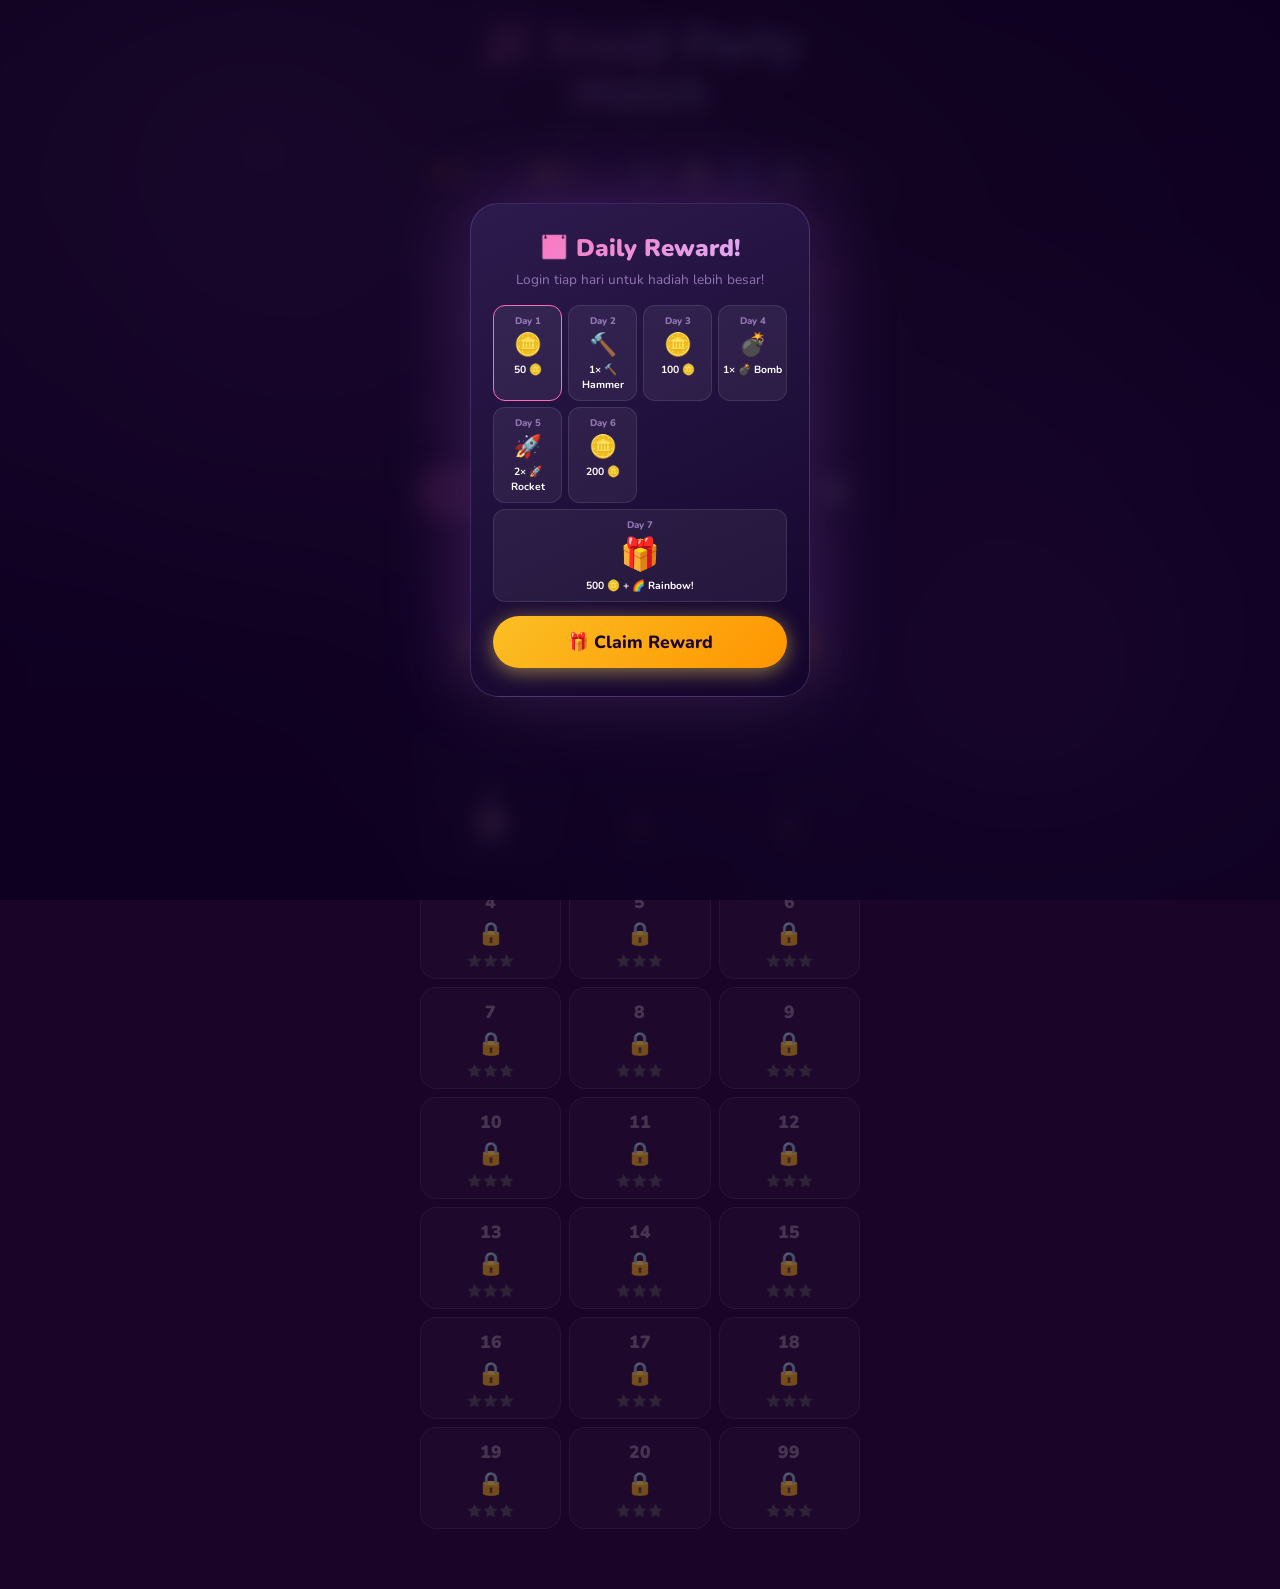
<file: index.html>
<!DOCTYPE html>
<html lang="id">
<head>
  <meta charset="UTF-8">
  <meta name="viewport" content="width=device-width, initial-scale=1.0, maximum-scale=1.0, user-scalable=no">
  <meta name="description" content="Emoji Party Match – Game match-3 hewan imut! Tukar, combo, dan Party Time!">
  <title>Emoji Party Match 🎉</title>
  <link rel="preconnect" href="https://fonts.googleapis.com">
  <link rel="preconnect" href="https://fonts.gstatic.com" crossorigin>
  <link rel="stylesheet" href="css/style.css">
  <link rel="stylesheet" href="css/game.css">
  <style>
    html, body.scrollable { overflow-y: auto !important; height: auto !important; touch-action: auto !important; }
    #index-screen   { padding-bottom: 60px; }
  </style>
</head>
<body class="scrollable">
  <div class="bg-gradient"></div>
  <div class="bg-sparkles"></div>

  <!-- ═══════════ INDEX SCREEN ═══════════ -->
  <div id="index-screen">

    <!-- Header -->
    <div id="index-header">
      <h1 class="game-logo">🎉 Emoji Party Match</h1>
      <p class="game-tagline">Match · Combo · Party!</p>
    </div>

    <!-- Top bar: lives + coins + buttons -->
    <div id="top-bar">
      <!-- Lives Badge -->
      <div class="coins-display has-tooltip" style="padding: 5px 10px;">
        <span class="icon">❤️</span>
        <span class="amount" id="lives-amount">5</span>
        <div class="tooltip" id="lives-regen-tooltip">Regen: Full</div>
      </div>

      <div class="coins-display">
        <span class="icon">🪙</span>
        <span class="amount" id="coins-amount">0</span>
      </div>
      <div style="display:flex;gap:6px">
        <button class="btn-icon" id="sound-btn" aria-label="Toggle Sound">🔊</button>
        <button class="btn-icon" id="quest-open-btn" aria-label="Quests" style="font-size:1.1rem">📜</button>
        <button class="btn-icon" id="profile-open-btn" aria-label="Profile" style="font-size:1.1rem">👤</button>
        <a href="shop.html?v=3" class="btn-icon" style="text-decoration:none;font-size:1.1rem;display:flex;align-items:center;justify-content:center" aria-label="Shop">🛍️</a>
        <button class="btn-icon" id="howto-open-btn" aria-label="How to Play">❓</button>
      </div>
    </div>

    <!-- Hero Banner -->
    <div class="hero-banner">
      <div class="hero-emojis">
        <span class="hero-emoji" style="animation-delay:0s">🐱</span>
        <span class="hero-emoji" style="animation-delay:0.15s">🐰</span>
        <span class="hero-emoji" style="animation-delay:0.3s">🎉</span>
        <span class="hero-emoji" style="animation-delay:0.45s">🐹</span>
        <span class="hero-emoji" style="animation-delay:0.6s">🦊</span>
        <span class="hero-emoji" style="animation-delay:0.75s">🐼</span>
        <span class="hero-emoji" style="animation-delay:0.9s">🐸</span>
      </div>
      <p class="hero-desc">
        Tukar hewan imut, buat combo beruntun, dan masuki mode
        <strong style="color:var(--pink)">PARTY TIME</strong>!<br>
        Gunakan 🚀 Rocket, 💣 Bomb, dan 🌈 Rainbow untuk skor terbaik!
      </p>
      <div class="feature-pills">
        <span class="feature-pill">⚡ Combo System</span>
        <span class="feature-pill">🎉 Party Time</span>
        <span class="feature-pill">💣 Special Items</span>
        <span class="feature-pill">👿 Obstacles</span>
        <span class="feature-pill">⭐ Star Rating</span>
      </div>
    </div>

    <!-- Stats -->
    <div class="stats-strip">
      <div class="stat-card glass-card">
        <span class="stat-label">Level</span>
        <span class="stat-value gold" id="stats-level">1</span>
      </div>
      <div class="stat-card glass-card">
        <span class="stat-label">Stars</span>
        <span class="stat-value pink" id="stats-stars">0</span>
      </div>
      <div class="stat-card glass-card">
        <span class="stat-label">Coins</span>
        <span class="stat-value cyan" id="stats-coins">0</span>
      </div>
    </div>

    <!-- Play Now -->
    <div class="play-btn-wrap">
      <button class="btn btn-primary btn-play-all" onclick="window.location.href='game.html?level=1'">
        🎮 Main Sekarang!
      </button>
      <button class="btn btn-icon" style="width:52px;height:52px;font-size:1.3rem" onclick="document.getElementById('howto-overlay').classList.remove('hidden')" aria-label="How to play">
        📖
      </button>
    </div>

    <!-- Weekly Challenge -->
    <div style="margin: 20px; padding: 16px; background: linear-gradient(135deg, rgba(255,110,180,0.2), rgba(192,132,252,0.2)); border: 2px solid rgba(255,110,180,0.4); border-radius: 16px; text-align: center; box-shadow: 0 4px 15px rgba(255,110,180,0.15);">
      <h3 style="margin-bottom: 8px; font-size: 1.2rem; color: #fff;">🌟 Weekly Challenge</h3>
      <p style="font-size: 0.85rem; color: rgba(255,255,255,0.8); margin-bottom: 12px;">Taklukkan Istana Awan dan raih skor tertinggi minggu ini!</p>
      <button class="btn btn-gold w-full" onclick="window.location.href='game.html?level=99'" style="padding: 12px; font-size: 1rem;">
        ⚔️ Mainkan Event
      </button>
    </div>

    <!-- Level Select -->
    <div class="section-divider"></div>
    <div class="section-title">🗺️ Pilih Level</div>
    <div id="level-grid"></div>

  </div><!-- #index-screen -->

  <!-- ═══════════════════════════════════════════════ -->
  <!-- HOW TO PLAY OVERLAY                             -->
  <!-- ═══════════ MODALS ═══════════ -->
  
  <!-- Profile Modal -->
  <div id="profile-modal" class="overlay hidden" role="dialog" aria-modal="true" aria-label="Profil">
    <div class="modal-card" style="max-width:380px;text-align:left;padding:24px 20px">
      <div style="display:flex;justify-content:space-between;align-items:center;margin-bottom:16px">
        <h2 class="modal-title" style="margin:0;font-size:1.3rem">👤 Profil Kamu</h2>
        <button class="btn-icon" id="profile-close-btn" style="width:36px;height:36px;font-size:0.9rem;flex-shrink:0" aria-label="Close">✕</button>
      </div>
      
      <div style="display:flex;align-items:center;gap:16px;margin-bottom:20px">
        <div style="width:70px;height:70px;border-radius:50%;background:#ffde59;display:flex;align-items:center;justify-content:center;font-size:2.5rem;box-shadow:0 4px 10px rgba(255,222,89,0.3)">
          🌸
        </div>
        <div>
          <div style="font-weight:900;font-size:1.4rem;color:white" id="profile-username">Player</div>
          <div style="font-size:0.9rem;color:rgba(255,255,255,0.7)">Match Queen 👑</div>
        </div>
      </div>

      <div style="display:grid;grid-template-columns:1fr 1fr;gap:10px;margin-bottom:20px">
        <div style="background:rgba(255,255,255,0.1);padding:12px;border-radius:12px;text-align:center">
          <div style="font-size:1.5rem;margin-bottom:4px">⭐</div>
          <div style="font-size:1.2rem;font-weight:900" id="profile-total-stars">0</div>
          <div style="font-size:0.75rem;color:rgba(255,255,255,0.6)">Total Bintang</div>
        </div>
        <div style="background:rgba(255,255,255,0.1);padding:12px;border-radius:12px;text-align:center">
          <div style="font-size:1.5rem;margin-bottom:4px">🏆</div>
          <div style="font-size:1.2rem;font-weight:900" id="profile-levels-cleared">0</div>
          <div style="font-size:0.75rem;color:rgba(255,255,255,0.6)">Level Selesai</div>
        </div>
      </div>

      <div class="howto-section-title">🏅 Koleksi Badge</div>
      <div id="profile-badges" style="display:flex;gap:10px;flex-wrap:wrap;margin-top:10px;min-height:60px">
        <!-- Badges rendered here -->
      </div>
    </div>
  </div>

  <!-- Quest Modal -->
  <div id="quest-modal" class="overlay hidden" role="dialog" aria-modal="true" aria-label="Misi Harian">
    <div class="modal-card" style="max-width:380px;text-align:left;padding:24px 20px">
      <div style="display:flex;justify-content:space-between;align-items:center;margin-bottom:16px">
        <h2 class="modal-title" style="margin:0;font-size:1.3rem">📜 Misi Harian</h2>
        <button class="btn-icon" id="quest-close-btn" style="width:36px;height:36px;font-size:0.9rem;flex-shrink:0" aria-label="Close">✕</button>
      </div>
      
      <p style="font-size:0.9rem;color:rgba(255,255,255,0.8);margin-bottom:16px">Selesaikan misi berikut setiap harinya untuk mendapatkan hadiah koin gratis!</p>
      
      <div id="quest-list" style="display:flex;flex-direction:column;gap:12px">
        <!-- Quests rendered here -->
      </div>
    </div>
  </div>

  <!-- ═══════════════════════════════════════════════ -->
  <div id="howto-overlay" class="overlay hidden" role="dialog" aria-modal="true" aria-label="Cara Bermain">
    <div class="modal-card" style="max-width:380px;text-align:left;padding:24px 20px">

      <div style="display:flex;justify-content:space-between;align-items:center;margin-bottom:16px">
        <h2 class="modal-title" style="margin:0;font-size:1.3rem">📖 Cara Bermain</h2>
        <button class="btn-icon" id="howto-close-btn" style="width:36px;height:36px;font-size:0.9rem;flex-shrink:0" aria-label="Close">✕</button>
      </div>

      <!-- SWAP -->
      <div class="howto-section">
        <div class="howto-section-title">👆 Cara Tukar</div>
        <div class="howto-row">
          <span class="howto-icon">🐱</span>
          <div class="howto-text">
            <strong>Tap + Tap</strong>
            <span>Tap satu hewan, lalu tap hewan sebelahnya untuk menukar posisi</span>
          </div>
        </div>
        <div class="howto-row">
          <span class="howto-icon">👆</span>
          <div class="howto-text">
            <strong>Swipe Langsung</strong>
            <span>Swipe / geser hewan ke atas, bawah, kiri, atau kanan</span>
          </div>
        </div>
      </div>

      <div class="howto-divider"></div>

      <!-- MATCH TYPES -->
      <div class="howto-section">
        <div class="howto-section-title">✨ Jenis Match</div>
        <div class="howto-match-grid">
          <div class="howto-match-item">
            <span class="howto-match-emoji">🐱🐱🐱</span>
            <span class="howto-match-result">+30 pts</span>
            <span class="howto-match-name">Match 3</span>
          </div>
          <div class="howto-match-item">
            <span class="howto-match-emoji">🐰🐰🐰🐰</span>
            <span class="howto-match-result">🚀</span>
            <span class="howto-match-name">Match 4 → Rocket</span>
          </div>
          <div class="howto-match-item">
            <span class="howto-match-emoji">🐹🐹🐹🐹🐹</span>
            <span class="howto-match-result">🌈</span>
            <span class="howto-match-name">Match 5 → Rainbow</span>
          </div>
          <div class="howto-match-item" style="grid-column:span 3">
            <span class="howto-match-emoji" style="letter-spacing:0">🦊🦊🦊 / 🦊🦊 (L/T Shape)</span>
            <span class="howto-match-result">💣</span>
            <span class="howto-match-name">L atau T Shape → Bomb</span>
          </div>
        </div>
      </div>

      <div class="howto-divider"></div>

      <!-- SPECIAL ITEMS -->
      <div class="howto-section">
        <div class="howto-section-title">💫 Item Spesial</div>
        <div class="howto-row">
          <span class="howto-icon">🚀</span>
          <div class="howto-text">
            <strong>Rocket (Match 4)</strong>
            <span>Menghapus seluruh 1 baris atau 1 kolom secara otomatis</span>
          </div>
        </div>
        <div class="howto-row">
          <span class="howto-icon">💣</span>
          <div class="howto-text">
            <strong>Bomb (L/T Shape)</strong>
            <span>Menghapus semua hewan di area 3×3 di sekelilingnya</span>
          </div>
        </div>
        <div class="howto-row">
          <span class="howto-icon">🌈</span>
          <div class="howto-text">
            <strong>Rainbow (Match 5)</strong>
            <span>Tukar dengan hewan manapun → hapus SEMUA hewan sejenis itu!</span>
          </div>
        </div>
      </div>

      <div class="howto-divider"></div>

      <!-- PARTY METER -->
      <div class="howto-section">
        <div class="howto-section-title">🎉 Party Meter</div>
        <div class="howto-row">
          <span class="howto-icon">🎊</span>
          <div class="howto-text">
            <strong>Isi Party Meter!</strong>
            <span>Setiap match mengisi meter. Saat 100% → <strong style="color:var(--pink)">PARTY TIME</strong> selama 10 detik! Semua skor ×2 + confetti!</span>
          </div>
        </div>
        <div style="margin-top:8px;background:rgba(255,255,255,0.05);border-radius:var(--radius-md);padding:8px 12px">
          <div style="font-size:0.72rem;color:var(--text-muted);margin-bottom:4px">Isi per match:</div>
          <div style="display:flex;flex-wrap:wrap;gap:6px;font-size:0.72rem;font-weight:700">
            <span style="color:var(--cyan)">Match 3: +5</span>
            <span style="color:var(--gold)">Match 4: +10</span>
            <span style="color:var(--pink)">Match 5: +15</span>
            <span style="color:var(--red)">Bomb: +20</span>
          </div>
        </div>
      </div>

      <div class="howto-divider"></div>

      <!-- COMBO -->
      <div class="howto-section">
        <div class="howto-section-title">⚡ Combo System</div>
        <div class="howto-row">
          <span class="howto-icon">✨</span>
          <div class="howto-text">
            <strong>Chain Combo!</strong>
            <span>Saat hewan jatuh dan otomatis membuat match baru → COMBO! Skor berlipat makin banyak!</span>
          </div>
        </div>
        <div style="display:flex;flex-wrap:wrap;gap:5px;margin-top:6px">
          <span style="background:rgba(255,255,255,0.07);border-radius:99px;padding:3px 10px;font-size:0.7rem;color:var(--gold)">×2 → +20%</span>
          <span style="background:rgba(255,255,255,0.07);border-radius:99px;padding:3px 10px;font-size:0.7rem;color:var(--pink)">×3 → +50%</span>
          <span style="background:rgba(255,255,255,0.07);border-radius:99px;padding:3px 10px;font-size:0.7rem;color:var(--purple-light)">×4 → ×2</span>
          <span style="background:rgba(255,222,89,0.15);border:1px solid rgba(255,222,89,0.3);border-radius:99px;padding:3px 10px;font-size:0.7rem;color:var(--gold)">×5 → 🎉 PARTY!</span>
        </div>
      </div>

      <div class="howto-divider"></div>

      <!-- OBSTACLES -->
      <div class="howto-section">
        <div class="howto-section-title">😤 Rintangan</div>
        <div class="howto-row">
          <span class="howto-icon">👿</span>
          <div class="howto-text">
            <strong>Angry (HP:1)</strong>
            <span>Tidak bisa dipindah. Hancurkan dengan match di sebelahnya</span>
          </div>
        </div>
        <div class="howto-row">
          <span class="howto-icon">😤</span>
          <div class="howto-text">
            <strong>Angry Strong (HP:2)</strong>
            <span>Butuh 2 kali match di sebelahnya untuk hancur</span>
          </div>
        </div>
        <div class="howto-row">
          <span class="howto-icon">😪</span>
          <div class="howto-text">
            <strong>Sleeping</strong>
            <span>Menutupi tile. Hancurkan dengan match di sebelahnya</span>
          </div>
        </div>
        <div class="howto-row">
          <span class="howto-icon">😢</span>
          <div class="howto-text">
            <strong>Crying</strong>
            <span>Setiap 3 giliran menyebar ke tile baru! Segera bersihkan</span>
          </div>
        </div>
      </div>

      <div class="howto-divider"></div>

      <!-- BOOSTERS -->
      <div class="howto-section">
        <div class="howto-section-title">🔧 Booster</div>
        <div style="display:grid;grid-template-columns:1fr 1fr;gap:8px">
          <div style="background:rgba(255,255,255,0.05);border-radius:var(--radius-md);padding:8px;text-align:center">
            <div style="font-size:1.4rem">🔨</div>
            <div style="font-size:0.72rem;font-weight:700;color:white;margin-top:2px">Hammer</div>
            <div style="font-size:0.65rem;color:var(--text-muted)">Hapus 1 tile</div>
          </div>
          <div style="background:rgba(255,255,255,0.05);border-radius:var(--radius-md);padding:8px;text-align:center">
            <div style="font-size:1.4rem">💣</div>
            <div style="font-size:0.72rem;font-weight:700;color:white;margin-top:2px">Bomb</div>
            <div style="font-size:0.65rem;color:var(--text-muted)">Taruh Bomb di board</div>
          </div>
          <div style="background:rgba(255,255,255,0.05);border-radius:var(--radius-md);padding:8px;text-align:center">
            <div style="font-size:1.4rem">🚀</div>
            <div style="font-size:0.72rem;font-weight:700;color:white;margin-top:2px">Rocket</div>
            <div style="font-size:0.65rem;color:var(--text-muted)">Taruh Rocket di board</div>
          </div>
          <div style="background:rgba(255,255,255,0.05);border-radius:var(--radius-md);padding:8px;text-align:center">
            <div style="font-size:1.4rem">🌈</div>
            <div style="font-size:0.72rem;font-weight:700;color:white;margin-top:2px">Rainbow</div>
            <div style="font-size:0.65rem;color:var(--text-muted)">Taruh Rainbow di board</div>
          </div>
        </div>
      </div>

      <div class="howto-divider"></div>

      <!-- STARS -->
      <div class="howto-section" style="margin-bottom:0">
        <div class="howto-section-title">⭐ Sistem Bintang</div>
        <div style="display:flex;gap:10px;flex-wrap:wrap">
          <div style="flex:1;background:rgba(255,255,255,0.05);border-radius:var(--radius-md);padding:10px;text-align:center;min-width:80px">
            <div style="font-size:1rem">⭐⭐⭐</div>
            <div style="font-size:0.7rem;color:var(--gold);font-weight:700">90–100%</div>
          </div>
          <div style="flex:1;background:rgba(255,255,255,0.05);border-radius:var(--radius-md);padding:10px;text-align:center;min-width:80px">
            <div style="font-size:1rem">⭐⭐</div>
            <div style="font-size:0.7rem;color:var(--text-muted);font-weight:700">60–89%</div>
          </div>
          <div style="flex:1;background:rgba(255,255,255,0.05);border-radius:var(--radius-md);padding:10px;text-align:center;min-width:80px">
            <div style="font-size:1rem">⭐</div>
            <div style="font-size:0.7rem;color:var(--text-muted);font-weight:700">30–59%</div>
          </div>
        </div>
      </div>

      <div style="margin-top:20px">
        <button class="btn btn-primary" onclick="document.getElementById('howto-overlay').classList.add('hidden')" style="width:100%;padding:14px">
          🎮 Siap Main!
        </button>
      </div>

    </div><!-- .modal-card -->
  </div><!-- #howto-overlay -->

  <!-- ═══════════════════════════════════════════════ -->
  <!-- DAILY REWARD OVERLAY                            -->
  <!-- ═══════════════════════════════════════════════ -->
  <div id="daily-overlay" class="overlay hidden" role="dialog" aria-modal="true">
    <div class="modal-card">
      <h2 class="modal-title">📅 Daily Reward!</h2>
      <p class="modal-sub">Login tiap hari untuk hadiah lebih besar!</p>
      
      <div id="daily-grid" style="display:grid;grid-template-columns:repeat(4,1fr);gap:6px;margin-bottom:14px">
        <!-- Rendered by JS -->
      </div>
      
      <button class="btn btn-gold w-full" id="btn-claim-daily" style="padding:14px;font-size:1.1rem">
        🎁 Claim Reward
      </button>
    </div>
  </div>

  <!-- ═══════════════════════════════════════════════ -->
  <!-- PROFILE OVERLAY                                 -->
  <!-- ═══════════════════════════════════════════════ -->
  <div id="profile-overlay" class="overlay hidden" role="dialog" aria-modal="true">
    <div class="modal-card" style="max-width:340px;text-align:left;position:relative" id="profile-modal-content">
      <!-- Rendered by JS -->
    </div>
    <button class="btn-icon" id="profile-close-btn" style="position:absolute;top:20px;right:20px;z-index:155">✕</button>
  </div>

  <!-- ═══════════════════════════════════════════════ -->
  <!-- QUESTS OVERLAY                                  -->
  <!-- ═══════════════════════════════════════════════ -->
  <div id="quest-overlay" class="overlay hidden" role="dialog" aria-modal="true">
    <div class="modal-card" style="max-width:360px;text-align:left;position:relative" id="quest-modal-content">
      <!-- Rendered by JS -->
    </div>
    <button class="btn-icon" id="quest-close-btn" style="position:absolute;top:20px;right:20px;z-index:155">✕</button>
  </div>

  <!-- Scripts -->
  <script src="js/bundle_index.js"></script>
  <script>
    // Load save data for stats
    (function() {
      try {
        const save  = JSON.parse(localStorage.getItem('emoji_party_match_save')) || {};
        const stars = Object.values(save.stars || {}).reduce((a,b) => a+b, 0);
        const el    = id => document.getElementById(id);
        const s = el('stats-level');
        const t = el('stats-stars');
        const u = el('stats-coins');
        const ca = el('coins-amount');
        if (s)  s.textContent  = save.level  || 1;
        if (t)  t.textContent  = stars;
        if (u)  u.textContent  = (save.coins || 0).toLocaleString();
        if (ca) ca.textContent = (save.coins || 0).toLocaleString();
      } catch(e) {}
    })();

    // How-to-play close
    document.getElementById('howto-close-btn')?.addEventListener('click', () => {
      document.getElementById('howto-overlay').classList.add('hidden');
    });
    document.getElementById('howto-open-btn')?.addEventListener('click', () => {
      document.getElementById('howto-overlay').classList.remove('hidden');
    });
    // Click outside to close
    document.getElementById('howto-overlay')?.addEventListener('click', (e) => {
      if (e.target.id === 'howto-overlay') document.getElementById('howto-overlay').classList.add('hidden');
    });
  </script>
</body>
</html>
</file>
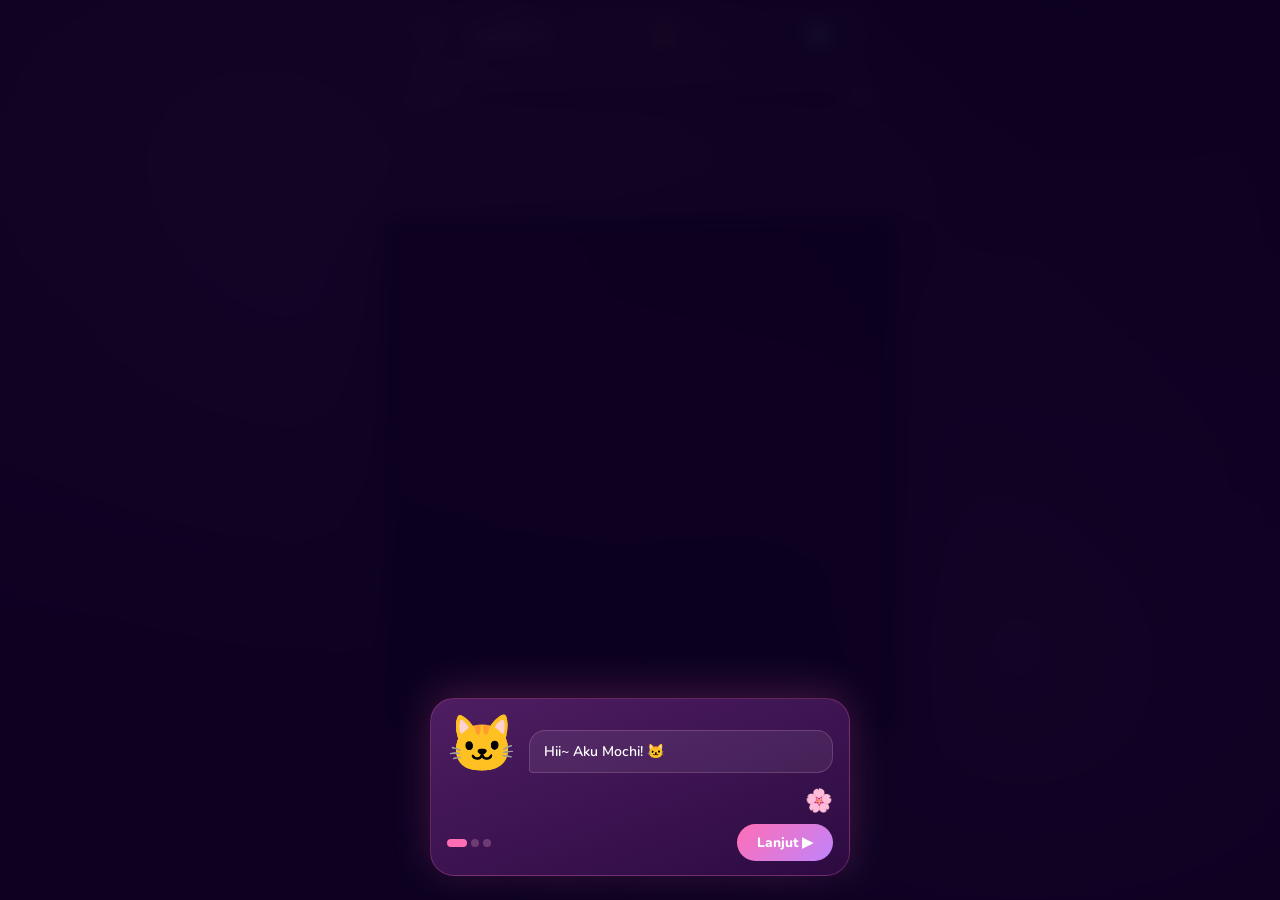
<file: game.html>
<!DOCTYPE html>
<html lang="id">
<head>
  <meta charset="UTF-8">
  <meta name="viewport" content="width=device-width, initial-scale=1.0, maximum-scale=1.0, user-scalable=no">
  <meta name="description" content="Emoji Party Match – Gameplay. Tukar hewan imut, buat combo, raih bintang!">
  <title>Emoji Party Match 🎮</title>
  <link rel="preconnect" href="https://fonts.googleapis.com">
  <link rel="preconnect" href="https://fonts.gstatic.com" crossorigin>
  <link rel="stylesheet" href="css/style.css">
  <link rel="stylesheet" href="css/game.css">
</head>
<body>
  <!-- Background -->
  <div class="bg-gradient"></div>
  <div class="bg-sparkles"></div>

  <!-- Confetti Canvas -->
  <canvas id="confetti-canvas"></canvas>

  <!-- Combo Display -->
  <div id="combo-display"></div>

  <!-- Party Time Overlay -->
  <div id="party-time-overlay">
    <div id="party-banner"></div>
    <div id="party-timer-bar"></div>
  </div>

  <!-- ═══════════ GAME SCREEN ═══════════ -->
  <div id="game-screen">

    <!-- TOP HUD -->
    <div id="top-hud">
      <!-- Row 1: Back + Level + Score + Moves -->
      <div class="hud-row">
        <a href="index.html" class="btn-icon" style="text-decoration:none;font-size:1rem" aria-label="Back">←</a>
        <div class="stat-card" style="min-width:64px">
          <span class="stat-label">Level</span>
          <span class="stat-value pink" id="level-label">1</span>
        </div>
        <div class="stat-card" style="flex:2">
          <span class="stat-label">Score</span>
          <span class="stat-value gold" id="score-val">0</span>
        </div>
        <div class="stat-card">
          <span class="stat-label">Moves</span>
          <span class="stat-value cyan" id="moves-val">15</span>
        </div>
      </div>

      <!-- Row 2: Goal -->
      <div id="goal-display">
        <span class="goal-label">Goal:</span>
      </div>

      <!-- Row 3: Party Meter -->
      <div class="hud-row" id="party-meter-wrap">
        <span class="party-label">🎉 Party</span>
        <div id="party-meter-track">
          <div id="party-meter-fill"></div>
        </div>
        <span id="party-pct">0%</span>
      </div>
    </div>

    <!-- BOARD -->
    <div id="board-wrap">
      <!-- Mascot Mochi — reacts to gameplay -->
      <div id="mascot-container"></div>
      <div id="board-container">
        <div id="board" role="grid" aria-label="Game Board"></div>
      </div>
    </div>

  <!-- ═══════════ NO LIVES OVERLAY ═══════════ -->
  <div id="no-lives-overlay" class="overlay hidden" role="dialog" aria-modal="true">
    <div class="modal-card">
      <span class="modal-emoji">❤️</span>
      <h2 class="modal-title">Nyawa Habis!</h2>
      <p class="modal-sub">Nyawa kamu sudah habis 😢<br>Tunggu regenerasi atau beli dengan koin!</p>
      <div id="lives-regen-timer" style="font-size:1.4rem;font-weight:900;color:#ff6eb4;margin-bottom:10px">30:00</div>
      <div class="modal-buttons">
        <button class="btn btn-gold" id="btn-buy-lives">🪙 Beli 5 Nyawa (100 koin)</button>
        <button class="btn btn-primary" id="btn-wait-lives">⏰ Tunggu Regen</button>
        <button class="btn" style="background:var(--glass-bg);border:1px solid var(--glass-border);color:white;padding:12px 24px" id="btn-quit-lives">🏠 Kembali ke Menu</button>
      </div>
    </div>
  </div>

    <!-- BOTTOM BAR -->
    <div id="bottom-bar">
      <button class="booster-btn has-tooltip" id="booster-hammer" aria-label="Hammer">
        <span class="booster-emoji">🔨</span>
        <span class="booster-label">Hammer</span>
        <span class="booster-count">3</span>
        <div class="tooltip">Hapus 1 tile</div>
      </button>
      <button class="booster-btn has-tooltip" id="booster-bomb" aria-label="Bomb">
        <span class="booster-emoji">💣</span>
        <span class="booster-label">Bomb</span>
        <span class="booster-count">2</span>
        <div class="tooltip">Taruh Bomb</div>
      </button>
      <button class="booster-btn has-tooltip" id="booster-rocket" aria-label="Rocket">
        <span class="booster-emoji">🚀</span>
        <span class="booster-label">Rocket</span>
        <span class="booster-count">2</span>
        <div class="tooltip">Taruh Rocket</div>
      </button>
      <button class="booster-btn has-tooltip" id="booster-rainbow" aria-label="Rainbow">
        <span class="booster-emoji">🌈</span>
        <span class="booster-label">Rainbow</span>
        <span class="booster-count">1</span>
        <div class="tooltip">Taruh Rainbow</div>
      </button>
      <button id="pause-btn" aria-label="Pause">⏸</button>
    </div>

  </div><!-- #game-screen -->

  <!-- ═══════════════════════════════════════════════ -->
  <!-- WIN OVERLAY                                     -->
  <!-- ═══════════════════════════════════════════════ -->
  <div id="win-overlay" class="overlay hidden" role="dialog" aria-modal="true">
    <div class="modal-card" id="win-modal">
      <span class="modal-emoji">🎊</span>
      <h2 class="modal-title">Level Clear!</h2>
      <div class="win-score" id="win-score">0</div>
      <div class="star-row" style="margin-bottom:14px"></div>
      <div class="goal-summary"></div>
      <div class="modal-buttons">
        <button class="btn btn-gold" id="btn-win-next">▶️ Level Berikutnya</button>
        <button class="btn btn-primary" id="btn-win-replay">🔄 Main Lagi</button>
        <button class="btn" style="background:#ff6eb4;color:white;border:none;padding:12px 24px" id="btn-win-share">📤 Pamerkan!</button>
        <button class="btn" style="background:var(--glass-bg);border:1px solid var(--glass-border);color:white;padding:12px 24px" id="btn-win-menu">🏠 Menu</button>
      </div>
    </div>
  </div>

  <!-- ═══════════════════════════════════════════════ -->
  <!-- STORY MODAL                                     -->
  <!-- ═══════════════════════════════════════════════ -->
  <div id="story-overlay" class="overlay hidden" role="dialog" aria-modal="true" style="z-index:9000">
    <div class="modal-card" style="max-width:400px;text-align:left;padding:0;overflow:hidden;border:2px solid #ffde59">
      <div style="background:linear-gradient(135deg,rgba(255,222,89,0.3),rgba(255,110,180,0.3));padding:20px;display:flex;align-items:center;gap:16px">
        <div style="font-size:4rem;animation:bounce-soft 2s infinite" id="story-speaker-emoji">🐱</div>
        <div style="flex:1">
          <div style="font-weight:900;font-size:1.2rem;color:white;margin-bottom:8px" id="story-speaker-name">Mochi</div>
          <div style="font-size:1rem;color:rgba(255,255,255,0.9);line-height:1.4" id="story-text">Selamat datang di taman!</div>
        </div>
      </div>
      <div style="padding:16px;background:rgba(0,0,0,0.5);text-align:right">
        <button class="btn btn-primary" id="btn-story-next" style="padding:10px 24px">Lanjut ▶</button>
      </div>
    </div>
  </div>

  <!-- ═══════════════════════════════════════════════ -->
  <!-- LOSE OVERLAY                                    -->
  <!-- ═══════════════════════════════════════════════ -->
  <div id="lose-overlay" class="overlay hidden" role="dialog" aria-modal="true">
    <div class="modal-card">
      <span class="modal-emoji">😢</span>
      <h2 class="modal-title" style="background:linear-gradient(135deg,#ff6b6b,#ff9500);-webkit-background-clip:text;-webkit-text-fill-color:transparent;background-clip:text">Hampir Berhasil!</h2>
      <div class="win-score" style="color:var(--red);font-size:1.5rem" id="lose-score">0</div>
      <p class="modal-sub">Langkah habis. Semangat coba lagi! 💪</p>
      <div class="goal-summary"></div>
      <div class="modal-buttons">
        <button class="btn btn-primary" id="btn-lose-retry">🔄 Coba Lagi</button>
        <button class="btn" style="background:var(--glass-bg);border:1px solid var(--glass-border);color:white;padding:12px 24px" id="btn-lose-menu">🏠 Menu</button>
      </div>
    </div>
  </div>

  <!-- ═══════════════════════════════════════════════ -->
  <!-- PAUSE OVERLAY                                   -->
  <!-- ═══════════════════════════════════════════════ -->
  <div id="pause-overlay" class="overlay hidden" role="dialog" aria-modal="true">
    <div class="modal-card">
      <span class="modal-emoji">⏸️</span>
      <h2 class="modal-title">Pause</h2>
      <p class="modal-sub">Game dijeda — istirahat dulu!</p>
      <div class="modal-buttons">
        <button class="btn btn-primary" id="btn-resume">▶️ Lanjutkan</button>
        <button class="btn btn-gold" id="sound-toggle" style="padding:12px 24px">🔊 Sound ON</button>
        <button class="btn" style="background:rgba(126,249,255,0.15);border:1px solid rgba(126,249,255,0.3);color:var(--cyan);padding:12px 24px" id="btn-howto-ingame">📖 Cara Bermain</button>
        <button class="btn" style="background:var(--glass-bg);border:1px solid var(--glass-border);color:white;padding:12px 24px" id="btn-restart">🔄 Restart</button>
        <button class="btn" style="background:var(--glass-bg);border:1px solid var(--glass-border);color:white;padding:12px 24px" id="btn-quit">🏠 Menu</button>
      </div>
    </div>
  </div>

  <!-- ═══════════════════════════════════════════════ -->
  <!-- HOW TO PLAY OVERLAY (in-game)                   -->
  <!-- ═══════════════════════════════════════════════ -->
  <div id="howto-overlay" class="overlay hidden" role="dialog" aria-modal="true">
    <div class="modal-card" style="max-width:380px;text-align:left;padding:24px 20px">

      <div style="display:flex;justify-content:space-between;align-items:center;margin-bottom:14px">
        <h2 class="modal-title" style="margin:0;font-size:1.3rem">📖 Cara Bermain</h2>
        <button class="btn-icon" id="howto-close-btn" style="width:36px;height:36px;font-size:0.9rem;flex-shrink:0" aria-label="Close">✕</button>
      </div>

      <!-- SWAP -->
      <div class="howto-section">
        <div class="howto-section-title">👆 Cara Tukar</div>
        <div class="howto-row">
          <span class="howto-icon">🐱</span>
          <div class="howto-text">
            <strong>Tap + Tap</strong>
            <span>Tap satu hewan, lalu tap hewan sebelahnya untuk menukar</span>
          </div>
        </div>
        <div class="howto-row">
          <span class="howto-icon">👆</span>
          <div class="howto-text">
            <strong>Swipe</strong>
            <span>Swipe hewan ke arah yang diinginkan</span>
          </div>
        </div>
      </div>

      <div class="howto-divider"></div>

      <!-- MATCH TYPES -->
      <div class="howto-section">
        <div class="howto-section-title">✨ Jenis Match</div>
        <div class="howto-match-grid">
          <div class="howto-match-item">
            <span class="howto-match-emoji">🐱🐱🐱</span>
            <span class="howto-match-result">+30 pts</span>
            <span class="howto-match-name">Match 3</span>
          </div>
          <div class="howto-match-item">
            <span class="howto-match-emoji">🐰🐰🐰🐰</span>
            <span class="howto-match-result">🚀 Rocket</span>
            <span class="howto-match-name">Match 4</span>
          </div>
          <div class="howto-match-item">
            <span class="howto-match-emoji">🐹🐹🐹🐹🐹</span>
            <span class="howto-match-result">🌈 Rainbow</span>
            <span class="howto-match-name">Match 5</span>
          </div>
          <div class="howto-match-item" style="grid-column:span 3">
            <span class="howto-match-result">💣 Bomb</span>
            <span class="howto-match-name">L Shape atau T Shape</span>
          </div>
        </div>
      </div>

      <div class="howto-divider"></div>

      <!-- SPECIAL ITEMS -->
      <div class="howto-section">
        <div class="howto-section-title">💫 Item Spesial</div>
        <div class="howto-row">
          <span class="howto-icon">🚀</span>
          <div class="howto-text">
            <strong>Rocket</strong>
            <span>Hapus 1 baris atau 1 kolom penuh</span>
          </div>
        </div>
        <div class="howto-row">
          <span class="howto-icon">💣</span>
          <div class="howto-text">
            <strong>Bomb</strong>
            <span>Hapus area 3×3 di sekitarnya</span>
          </div>
        </div>
        <div class="howto-row">
          <span class="howto-icon">🌈</span>
          <div class="howto-text">
            <strong>Rainbow</strong>
            <span>Tukar dengan hewan manapun → hapus SEMUA jenis itu</span>
          </div>
        </div>
      </div>

      <div class="howto-divider"></div>

      <!-- PARTY METER -->
      <div class="howto-section">
        <div class="howto-section-title">🎉 Party Time!</div>
        <div class="howto-row">
          <span class="howto-icon">🎊</span>
          <div class="howto-text">
            <strong>Isi Party Meter</strong>
            <span>Saat 100% → PARTY TIME! Skor ×2 + confetti selama 10 detik!</span>
          </div>
        </div>
      </div>

      <div class="howto-divider"></div>

      <!-- OBSTACLES -->
      <div class="howto-section">
        <div class="howto-section-title">😤 Rintangan</div>
        <div class="howto-row"><span class="howto-icon">👿</span>
          <div class="howto-text"><strong>Angry (HP:1)</strong><span>Hancurkan dengan match di sebelahnya</span></div></div>
        <div class="howto-row"><span class="howto-icon">😤</span>
          <div class="howto-text"><strong>Angry Strong (HP:2)</strong><span>Butuh 2 kali match</span></div></div>
        <div class="howto-row"><span class="howto-icon">😪</span>
          <div class="howto-text"><strong>Sleeping</strong><span>Hancurkan dengan match di sebelahnya</span></div></div>
        <div class="howto-row"><span class="howto-icon">😢</span>
          <div class="howto-text"><strong>Crying</strong><span>Menyebar tiap 3 giliran — cepat bersihkan!</span></div></div>
      </div>

      <div style="margin-top:18px">
        <button class="btn btn-primary" id="howto-close-btn2" style="width:100%;padding:14px">
          🎮 Kembali ke Game!
        </button>
      </div>

    </div>
  </div>
  <!-- Game Module -->
  <script src="js/bundle_game.js"></script>

  <script>
    // How-to-play toggle (in-game)
    document.getElementById('btn-howto-ingame')?.addEventListener('click', () => {
      document.getElementById('pause-overlay').classList.add('hidden');
      document.getElementById('howto-overlay').classList.remove('hidden');
    });
    function closeHowto() {
      document.getElementById('howto-overlay').classList.add('hidden');
    }
    document.getElementById('howto-close-btn')?.addEventListener('click', closeHowto);
    document.getElementById('howto-close-btn2')?.addEventListener('click', closeHowto);
    document.getElementById('howto-overlay')?.addEventListener('click', e => {
      if (e.target.id === 'howto-overlay') closeHowto();
    });
  </script>
</body>
</html>
</file>
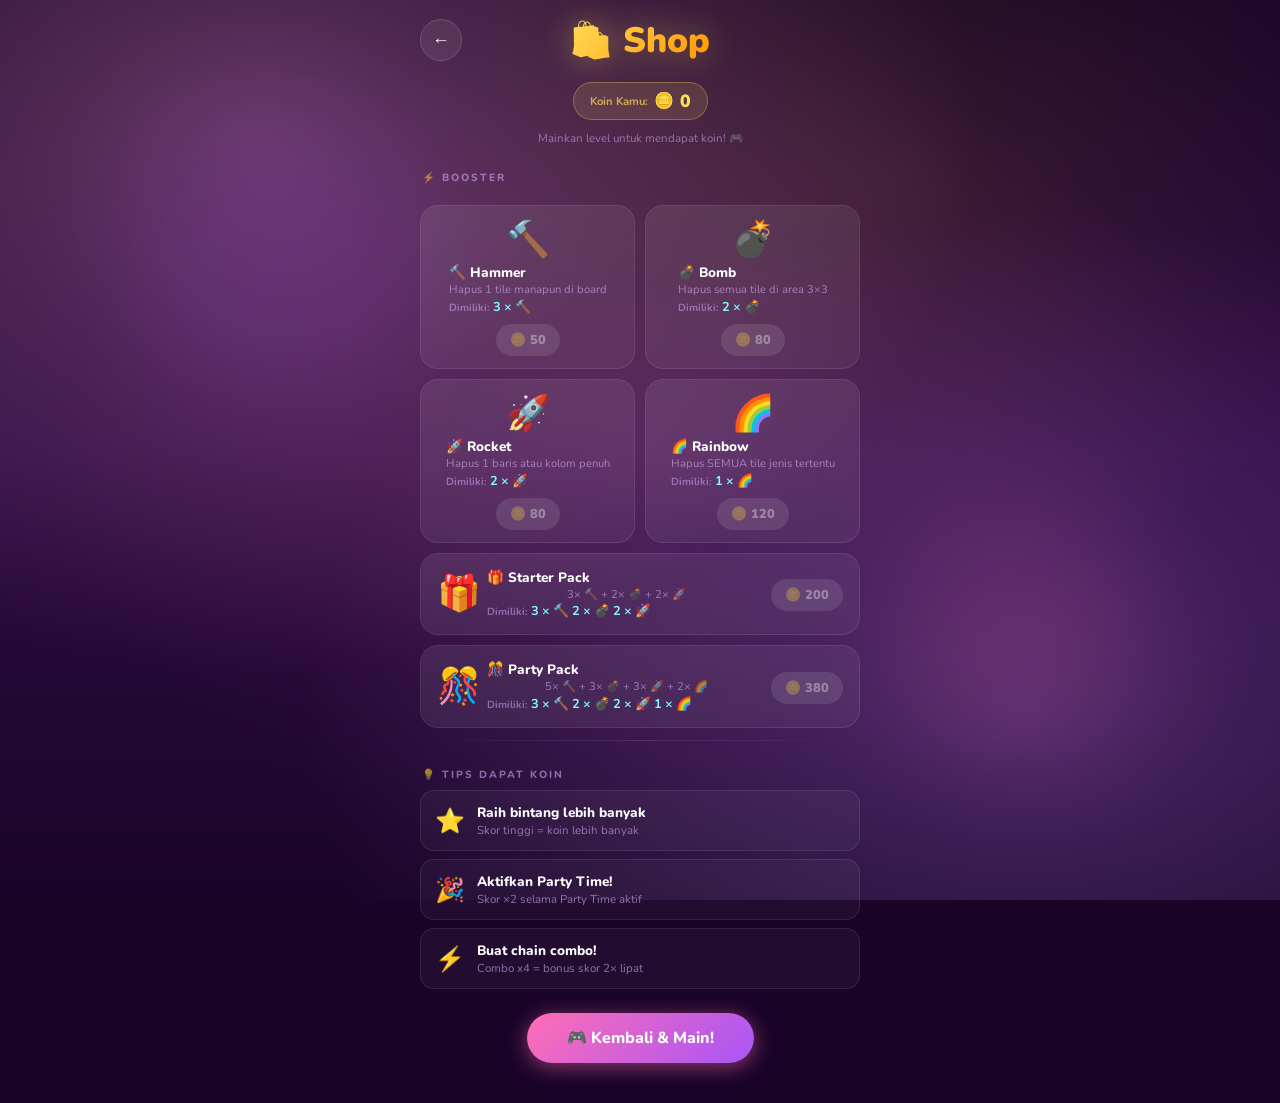
<file: shop.html>
<!DOCTYPE html>
<html lang="id">
<head>
  <meta charset="UTF-8">
  <meta name="viewport" content="width=device-width, initial-scale=1.0, maximum-scale=1.0, user-scalable=no">
  <meta name="description" content="Emoji Party Match – Shop. Beli booster dengan koin hasil gameplay!">
  <title>Shop 🛍️ – Emoji Party Match</title>
  <link rel="preconnect" href="https://fonts.googleapis.com">
  <link rel="preconnect" href="https://fonts.gstatic.com" crossorigin>
  <link rel="stylesheet" href="css/style.css">
  <link rel="stylesheet" href="css/game.css">
  <style>
    html, body.scrollable { overflow-y: auto !important; height: auto !important; touch-action: auto !important; }
  </style>
</head>
<body class="scrollable">
  <div class="bg-gradient"></div>
  <div class="bg-sparkles"></div>

  <div id="shop-screen">

    <!-- Header -->
    <div id="shop-header">
      <div style="display:flex;justify-content:space-between;align-items:center;width:100%;margin-bottom:10px">
        <button class="btn-icon" id="shop-back-btn" aria-label="Back">←</button>
        <h1 class="shop-title">🛍️ Shop</h1>
        <div style="width:44px"></div><!-- spacer -->
      </div>
      <div class="shop-coin-badge">
        <span class="label">Koin Kamu:</span>
        <span>🪙</span>
        <span class="amount" id="shop-coins-amount">0</span>
      </div>
      <p style="font-size:0.72rem;color:rgba(216,180,254,0.55);margin-top:6px;text-align:center">
        Mainkan level untuk mendapat koin! 🎮
      </p>
    </div>

    <div class="section-title" style="max-width:440px">⚡ Booster</div>
    <div id="shop-grid">
      <!-- Rendered by shop.js -->
    </div>

    <!-- Info section -->
    <div class="section-divider" style="max-width:440px"></div>
    <div class="section-title" style="max-width:440px">💡 Tips Dapat Koin</div>
    <div style="width:100%;max-width:440px;display:flex;flex-direction:column;gap:8px;margin-bottom:24px">
      <div style="background:rgba(255,255,255,0.04);border:1px solid rgba(255,255,255,0.09);border-radius:14px;padding:12px 14px;display:flex;gap:12px;align-items:center">
        <span style="font-size:1.5rem">⭐</span>
        <div>
          <div style="font-weight:800;font-size:0.85rem;color:white">Raih bintang lebih banyak</div>
          <div style="font-size:0.72rem;color:rgba(216,180,254,0.6)">Skor tinggi = koin lebih banyak</div>
        </div>
      </div>
      <div style="background:rgba(255,255,255,0.04);border:1px solid rgba(255,255,255,0.09);border-radius:14px;padding:12px 14px;display:flex;gap:12px;align-items:center">
        <span style="font-size:1.5rem">🎉</span>
        <div>
          <div style="font-weight:800;font-size:0.85rem;color:white">Aktifkan Party Time!</div>
          <div style="font-size:0.72rem;color:rgba(216,180,254,0.6)">Skor ×2 selama Party Time aktif</div>
        </div>
      </div>
      <div style="background:rgba(255,255,255,0.04);border:1px solid rgba(255,255,255,0.09);border-radius:14px;padding:12px 14px;display:flex;gap:12px;align-items:center">
        <span style="font-size:1.5rem">⚡</span>
        <div>
          <div style="font-weight:800;font-size:0.85rem;color:white">Buat chain combo!</div>
          <div style="font-size:0.72rem;color:rgba(216,180,254,0.6)">Combo x4 = bonus skor 2× lipat</div>
        </div>
      </div>
    </div>

    <button class="btn btn-primary" onclick="window.location.href='index.html'" style="padding:14px 40px;font-size:1rem">
      🎮 Kembali & Main!
    </button>

  </div>

  <script src="js/shop.js?v=2"></script>
</body>
</html>
</file>
<file: css/style.css>
/* =============================================
   EMOJI PARTY MATCH — Global Design System v3
   🌸 Sakura Feminine Edition
   ============================================= */

@import url('https://fonts.googleapis.com/css2?family=Nunito:wght@400;600;700;800;900&display=swap');

:root {
  /* 🌸 Sakura Background Palette */
  --bg-deep:        #1a0428;
  --bg-mid:         #2d0b42;
  --bg-top:         #4a1560;
  --card-bg:        rgba(80, 30, 100, 0.70);
  --card-border:    rgba(255, 180, 220, 0.22);
  --glass-bg:       rgba(255, 255, 255, 0.07);
  --glass-border:   rgba(255, 180, 220, 0.18);

  /* 🎀 Accent Colors — more feminine */
  --pink:           #ff6eb4;
  --pink-light:     #ffb3d9;
  --pink-soft:      #ffd6ec;
  --rose:           #fb7185;
  --lavender:       #c084fc;
  --lavender-soft:  #e9d5ff;
  --purple:         #a855f7;
  --purple-light:   #d8b4fe;
  --sakura:         #fda4cf;
  --gold:           #fbbf24;
  --gold-soft:      #fef08a;
  --mint:           #6ee7b7;
  --cyan:           #7ef9ff;
  --green:          #86efac;
  --red:            #f87171;

  /* Party */
  --party-1: #ff6eb4;
  --party-2: #fbbf24;
  --party-3: #fda4cf;
  --party-4: #c084fc;
  --party-5: #6ee7b7;

  /* Text */
  --text-primary:   #ffffff;
  --text-secondary: #f0abfc;
  --text-muted:     rgba(240, 171, 252, 0.6);

  /* Radii */
  --radius-sm:   8px;
  --radius-md:   16px;
  --radius-lg:   24px;
  --radius-xl:   32px;
  --radius-full: 999px;

  /* Shadows */
  --shadow-card:   0 8px 32px rgba(0,0,0,0.35);
  --shadow-pink:   0 0 24px rgba(255,110,180,0.45);
  --shadow-purple: 0 0 24px rgba(192,132,252,0.4);
  --shadow-gold:   0 0 24px rgba(251,191,36,0.5);
  --shadow-cyan:   0 0 24px rgba(126,249,255,0.4);

  /* Font */
  --font: 'Nunito', sans-serif;
}

/* Reset */
*, *::before, *::after { box-sizing: border-box; margin: 0; padding: 0; }

html, body {
  width: 100%; height: 100%;
  overflow: hidden;
}

body {
  font-family: var(--font);
  background: var(--bg-deep);
  color: var(--text-primary);
  user-select: none;
  -webkit-user-select: none;
  touch-action: none;
  overflow: hidden;
}

body.scrollable {
  overflow-y: auto;
  touch-action: auto;
}

/* ─── Background ──────────────────────────────── */
.bg-gradient {
  position: fixed; inset: 0;
  background:
    radial-gradient(ellipse at 20% 15%, rgba(253,164,207,0.3) 0%, transparent 50%),
    radial-gradient(ellipse at 80% 80%, rgba(192,132,252,0.25) 0%, transparent 50%),
    radial-gradient(ellipse at 50% 50%, rgba(255,110,180,0.1) 0%, transparent 65%),
    radial-gradient(ellipse at 70% 20%, rgba(251,191,36,0.1) 0%, transparent 40%),
    linear-gradient(180deg, #1a0428 0%, #2d0b42 50%, #1a0428 100%);
  z-index: 0; pointer-events: none;
}

/* Animated orbs in background */
.bg-gradient::before,
.bg-gradient::after {
  content: '';
  position: absolute;
  border-radius: 50%;
  filter: blur(60px);
  opacity: 0.15;
  animation: orb-float 8s ease-in-out infinite;
}
.bg-gradient::before {
  width: 300px; height: 300px;
  background: var(--purple);
  top: 10%; left: 10%;
  animation-delay: 0s;
}
.bg-gradient::after {
  width: 250px; height: 250px;
  background: var(--pink);
  bottom: 15%; right: 10%;
  animation-delay: -4s;
}
@keyframes orb-float {
  0%,100% { transform: translate(0,0) scale(1); }
  33%      { transform: translate(20px,-30px) scale(1.1); }
  66%      { transform: translate(-15px,20px) scale(0.9); }
}

/* Sparkles */
.bg-sparkles { position: fixed; inset: 0; z-index: 0; pointer-events: none; overflow: hidden; }
.sparkle {
  position: absolute;
  border-radius: 50%;
  opacity: 0;
  animation: sparkle-twinkle var(--d, 3s) ease-in-out infinite var(--delay, 0s);
}
.sparkle::before {
  content: '✦';
  font-size: var(--sz, 10px);
  color: white;
}
@keyframes sparkle-twinkle {
  0%,100% { opacity: 0; transform: scale(0) rotate(0deg); }
  50%      { opacity: var(--op, 0.8); transform: scale(1) rotate(180deg); }
}

/* ─── Glass Card ──────────────────────────────── */
.glass-card {
  background: var(--card-bg);
  border: 1px solid var(--card-border);
  border-radius: var(--radius-lg);
  backdrop-filter: blur(20px);
  -webkit-backdrop-filter: blur(20px);
  box-shadow: var(--shadow-card);
}

/* ─── Buttons ─────────────────────────────────── */
.btn {
  display: inline-flex; align-items: center; justify-content: center; gap: 8px;
  border: none; cursor: pointer;
  font-family: var(--font); font-weight: 800;
  border-radius: var(--radius-full);
  transition: transform 0.15s cubic-bezier(0.34,1.56,0.64,1), box-shadow 0.15s, filter 0.15s;
  outline: none; text-decoration: none;
  position: relative; overflow: hidden;
}
/* Ripple */
.btn::after {
  content: '';
  position: absolute; inset: 0;
  background: rgba(255,255,255,0.2);
  border-radius: inherit;
  transform: scale(0);
  opacity: 0;
  transition: transform 0.3s, opacity 0.3s;
}
.btn:active::after { transform: scale(1); opacity: 1; transition: 0s; }
.btn:active { transform: scale(0.93) !important; }

.btn-primary {
  background: linear-gradient(135deg, var(--pink) 0%, var(--purple) 100%);
  color: white; padding: 14px 28px; font-size: 1rem;
  box-shadow: 0 4px 20px rgba(255,110,180,0.5), 0 0 0 0 rgba(255,110,180,0.4);
}
.btn-primary:hover {
  transform: translateY(-3px) scale(1.03);
  box-shadow: 0 8px 30px rgba(255,110,180,0.65), 0 0 0 3px rgba(255,110,180,0.2);
  filter: brightness(1.1);
}

.btn-gold {
  background: linear-gradient(135deg, var(--gold) 0%, #ff9500 100%);
  color: #1a0533; padding: 14px 28px; font-size: 1rem;
  box-shadow: 0 4px 20px rgba(255,222,89,0.5);
}
.btn-gold:hover {
  transform: translateY(-3px) scale(1.03);
  box-shadow: var(--shadow-gold);
  filter: brightness(1.1);
}

.btn-icon {
  background: rgba(255,255,255,0.07);
  border: 1px solid rgba(255,255,255,0.14);
  color: white;
  width: 42px; height: 42px;
  border-radius: 50%; font-size: 1.1rem; padding: 0;
  transition: background 0.2s, transform 0.2s cubic-bezier(0.34,1.56,0.64,1), box-shadow 0.2s;
  flex-shrink: 0;
}
.btn-icon:hover {
  background: rgba(255,255,255,0.15);
  transform: scale(1.15) rotate(-5deg);
  box-shadow: 0 0 16px rgba(255,110,180,0.4);
}

/* ─── Meter Bars ──────────────────────────────── */
.meter-track {
  width: 100%; height: 12px;
  border-radius: var(--radius-full);
  background: rgba(0,0,0,0.3);
  border: 1px solid rgba(255,255,255,0.1);
  overflow: hidden; position: relative;
}
.meter-fill {
  height: 100%; border-radius: var(--radius-full);
  transition: width 0.4s cubic-bezier(0.34,1.56,0.64,1);
  position: relative;
}
.meter-fill::after {
  content: '';
  position: absolute; inset: 2px 8px 2px;
  background: rgba(255,255,255,0.35);
  border-radius: var(--radius-full);
}

/* ─── Overlays ────────────────────────────────── */
.overlay {
  position: fixed; inset: 0;
  background: rgba(13, 1, 32, 0.88);
  backdrop-filter: blur(10px);
  z-index: 100;
  display: flex; align-items: center; justify-content: center;
  animation: overlay-in 0.3s ease;
}
.overlay.hidden { display: none; }
@keyframes overlay-in {
  from { opacity: 0; backdrop-filter: blur(0px); }
  to   { opacity: 1; backdrop-filter: blur(10px); }
}

/* ─── Modal Card ──────────────────────────────── */
.modal-card {
  background: linear-gradient(160deg, rgba(45,27,78,0.98) 0%, rgba(26,5,51,0.98) 100%);
  border: 1px solid rgba(200,150,255,0.25);
  border-radius: var(--radius-xl);
  padding: 32px 28px;
  max-width: 360px; width: 92%;
  text-align: center;
  box-shadow:
    0 0 0 1px rgba(255,110,180,0.1) inset,
    0 0 80px rgba(168,85,247,0.35),
    0 20px 60px rgba(0,0,0,0.7);
  animation: modal-spring 0.5s cubic-bezier(0.34,1.56,0.64,1) both;
  max-height: 92dvh;
  overflow-y: auto;
}
@keyframes modal-spring {
  0%   { opacity: 0; transform: scale(0.7) translateY(30px); }
  60%  { opacity: 1; transform: scale(1.03) translateY(-4px); }
  100% { opacity: 1; transform: scale(1) translateY(0); }
}

.modal-emoji { font-size: 3.5rem; display: block; margin-bottom: 10px; animation: bounce-in 0.6s ease both; }
.modal-title {
  font-size: 1.6rem; font-weight: 900; margin-bottom: 8px;
  background: linear-gradient(135deg, var(--pink), var(--purple-light));
  -webkit-background-clip: text; -webkit-text-fill-color: transparent; background-clip: text;
}
.modal-sub { font-size: 0.9rem; color: var(--text-muted); margin-bottom: 20px; }
.modal-buttons { display: flex; flex-direction: column; gap: 10px; }

/* ─── Stars ───────────────────────────────────── */
.star-row { display: flex; gap: 8px; justify-content: center; }
.star-icon {
  font-size: 2.5rem;
  filter: grayscale(1) brightness(0.4) saturate(0);
  transition: filter 0.4s, transform 0.4s;
}
.star-icon.earned {
  filter: none;
  animation: star-pop 0.6s cubic-bezier(0.34,1.56,0.64,1) both;
}
@keyframes star-pop {
  0%   { transform: scale(0) rotate(-30deg); filter: grayscale(1) brightness(0.4); }
  60%  { transform: scale(1.4) rotate(10deg); filter: none; }
  100% { transform: scale(1) rotate(0); filter: none; }
}

/* ─── Keyframes Library ───────────────────────── */
@keyframes bounce-in {
  0%   { transform: scale(0) rotate(-15deg); opacity: 0; }
  55%  { transform: scale(1.18) rotate(6deg); opacity: 1; }
  75%  { transform: scale(0.92) rotate(-3deg); }
  100% { transform: scale(1) rotate(0); opacity: 1; }
}
@keyframes wiggle {
  0%,100% { transform: rotate(0deg) scale(1); }
  25%      { transform: rotate(-5deg) scale(1.04); }
  75%      { transform: rotate(5deg) scale(1.04); }
}
@keyframes pop-out {
  0%   { transform: scale(1) rotate(0); opacity: 1; }
  40%  { transform: scale(1.5) rotate(10deg); opacity: 0.8; }
  100% { transform: scale(0) rotate(-15deg); opacity: 0; }
}
@keyframes shake {
  0%,100% { transform: translateX(0) rotate(0); }
  15%      { transform: translateX(-6px) rotate(-3deg); }
  30%      { transform: translateX(6px) rotate(3deg); }
  50%      { transform: translateX(-5px) rotate(-2deg); }
  70%      { transform: translateX(5px) rotate(2deg); }
  85%      { transform: translateX(-3px); }
}
@keyframes fall-in {
  0%   { transform: translateY(-50px) scale(0.8); opacity: 0; }
  65%  { transform: translateY(5px) scale(1.05); opacity: 1; }
  82%  { transform: translateY(-3px) scale(0.98); }
  100% { transform: translateY(0) scale(1); opacity: 1; }
}
@keyframes pulse-glow {
  0%,100% { box-shadow: 0 0 6px var(--glow-color, #ff6eb4), 0 0 12px transparent; }
  50%      { box-shadow: 0 0 18px var(--glow-color, #ff6eb4), 0 0 36px rgba(255,110,180,0.3); }
}
@keyframes float-up {
  0%   { opacity: 1; transform: translateY(0) scale(1); }
  100% { opacity: 0; transform: translateY(-70px) scale(0.6); }
}
@keyframes party-flash {
  0%,100% { filter: brightness(1) saturate(1); }
  50%      { filter: brightness(1.5) saturate(2); }
}
@keyframes rainbow-shift {
  0%   { filter: hue-rotate(0deg) saturate(1.5); }
  100% { filter: hue-rotate(360deg) saturate(1.5); }
}
@keyframes slide-up {
  from { transform: translateY(40px); opacity: 0; }
  to   { transform: translateY(0); opacity: 1; }
}
@keyframes slide-down {
  from { transform: translateY(-40px); opacity: 0; }
  to   { transform: translateY(0); opacity: 1; }
}
@keyframes spin-grow {
  0%   { transform: scale(0.5) rotate(-180deg); opacity: 0; }
  80%  { transform: scale(1.05) rotate(5deg); opacity: 1; }
  100% { transform: scale(1) rotate(0); opacity: 1; }
}
@keyframes dance {
  0%,100% { transform: rotate(-10deg) scale(1.08) translateY(-2px); }
  50%      { transform: rotate(10deg) scale(0.92) translateY(2px); }
}
@keyframes select-pulse {
  0%,100% { box-shadow: 0 0 0 2px var(--pink), 0 0 12px rgba(255,110,180,0.5); }
  50%      { box-shadow: 0 0 0 4px var(--pink), 0 0 24px rgba(255,110,180,0.8); }
}
@keyframes tile-land {
  0%   { transform: scaleY(1.2) scaleX(0.9); }
  40%  { transform: scaleY(0.85) scaleX(1.12); }
  70%  { transform: scaleY(1.05) scaleX(0.97); }
  100% { transform: scaleY(1) scaleX(1); }
}
@keyframes sparkle-burst {
  0%   { transform: translate(-50%,-50%) scale(0) rotate(0); opacity: 1; }
  100% { transform: translate(var(--tx), var(--ty)) scale(1) rotate(var(--rot)); opacity: 0; }
}
@keyframes bomb-ring {
  0%   { transform: translate(-50%,-50%) scale(0); opacity: 0.9; }
  100% { transform: translate(-50%,-50%) scale(3.5); opacity: 0; }
}
@keyframes rocket-sweep {
  0%   { transform: scaleX(0); opacity: 1; }
  100% { transform: scaleX(1); opacity: 0; }
}
@keyframes rainbow-wave {
  0%   { background-position: 0% 50%; }
  100% { background-position: 200% 50%; }
}
@keyframes screen-shake {
  0%,100% { transform: translate(0,0) rotate(0); }
  10%      { transform: translate(-4px,-4px) rotate(-0.5deg); }
  20%      { transform: translate(4px,4px) rotate(0.5deg); }
  30%      { transform: translate(-4px,2px) rotate(-0.3deg); }
  50%      { transform: translate(3px,-3px) rotate(0.3deg); }
  70%      { transform: translate(-2px,2px) rotate(-0.2deg); }
  90%      { transform: translate(2px,-1px); }
}
@keyframes pop-particle {
  0%   { transform: translate(0,0) scale(1); opacity: 1; }
  100% { transform: translate(var(--px), var(--py)) scale(0); opacity: 0; }
}
@keyframes combo-slam {
  0%   { transform: translate(-50%,-50%) scale(3); opacity: 0; }
  30%  { transform: translate(-50%,-50%) scale(0.9); opacity: 1; }
  70%  { transform: translate(-50%,-50%) scale(1); opacity: 1; }
  100% { transform: translate(-50%,-55%) scale(0.85); opacity: 0; }
}
@keyframes glow-pulse-border {
  0%,100% { border-color: rgba(255,110,180,0.3); }
  50%      { border-color: rgba(255,110,180,0.9); }
}

/* ─── Utilities ───────────────────────────────── */
.hidden    { display: none !important; }
.invisible { visibility: hidden !important; }
.flex      { display: flex; }
.flex-col  { flex-direction: column; }
.items-center { align-items: center; }
.justify-center { justify-content: center; }
.gap-sm    { gap: 8px; }
.gap-md    { gap: 16px; }
.text-center { text-align: center; }
.text-sm   { font-size: 0.875rem; }
.text-lg   { font-size: 1.25rem; }
.text-xl   { font-size: 1.5rem; }
.text-2xl  { font-size: 2rem; }
.font-bold  { font-weight: 700; }
.font-black { font-weight: 900; }
.text-pink   { color: var(--pink); }
.text-gold   { color: var(--gold); }
.text-cyan   { color: var(--cyan); }
.text-purple { color: var(--purple-light); }
.text-muted  { color: var(--text-muted); }
.w-full    { width: 100%; }

/* ─── Scrollbar ───────────────────────────────── */
::-webkit-scrollbar { width: 4px; }
::-webkit-scrollbar-track { background: transparent; }
::-webkit-scrollbar-thumb { background: rgba(168,85,247,0.4); border-radius: 2px; }

/* ─── Badge/Pill ──────────────────────────────── */
.badge {
  display: inline-flex; align-items: center; gap: 4px;
  padding: 4px 12px; border-radius: var(--radius-full);
  font-weight: 700; font-size: 0.8rem;
}
.badge-pink   { background: rgba(255,110,180,0.2); border: 1px solid rgba(255,110,180,0.4); color: var(--pink-light); }
.badge-gold   { background: rgba(255,222,89,0.2);  border: 1px solid rgba(255,222,89,0.4);  color: var(--gold); }
.badge-cyan   { background: rgba(126,249,255,0.2); border: 1px solid rgba(126,249,255,0.4); color: var(--cyan); }

/* ─── Tooltip ─────────────────────────────────── */
.has-tooltip { position: relative; }
.tooltip {
  position: absolute; bottom: calc(100% + 8px); left: 50%;
  transform: translateX(-50%);
  background: rgba(13,1,32,0.97); border: 1px solid var(--card-border);
  border-radius: var(--radius-sm); padding: 6px 12px;
  font-size: 0.75rem; white-space: nowrap;
  pointer-events: none; opacity: 0;
  transition: opacity 0.2s; z-index: 50;
}
.has-tooltip:hover .tooltip { opacity: 1; }

/* ─── Progress bar ────────────────────────────── */
.goal-summary { display: flex; flex-direction: column; gap: 6px; margin-bottom: 16px; text-align: left; }
.goal-row {
  display: flex; align-items: center; justify-content: space-between; gap: 8px;
  font-size: 0.85rem; color: var(--text-secondary);
}
.goal-row .done { color: var(--green); font-weight: 700; }
.goal-row .fail { color: var(--red); font-weight: 700; }
</file>
<file: css/game.css>
/* =============================================
   EMOJI PARTY MATCH — Game CSS v3
   Responsive + Rich Animations
   ============================================= */

/* ─── CSS Keyframes ───────────────────────────── */
@keyframes tile-bounce-in {
  0%   { transform: scale(0) rotate(-20deg); opacity:0; }
  55%  { transform: scale(1.2) rotate(6deg); opacity:1; }
  75%  { transform: scale(0.9) rotate(-3deg); }
  100% { transform: scale(1) rotate(0); opacity:1; }
}
@keyframes tile-fall-in {
  0%   { transform: translateY(-35px) scaleY(0.7); opacity:0; }
  60%  { transform: translateY(4px) scaleY(1.08) scaleX(0.94); opacity:1; }
  80%  { transform: translateY(-2px) scaleY(0.96) scaleX(1.03); }
  100% { transform: translateY(0) scale(1); opacity:1; }
}
@keyframes wiggle {
  0%,100% { transform: rotate(0) scale(1); }
  25%      { transform: rotate(-7deg) scale(1.06); }
  75%      { transform: rotate(7deg) scale(1.06); }
}
@keyframes select-pulse {
  0%,100% { box-shadow: 0 0 0 2px #ff6eb4, 0 0 12px rgba(255,110,180,.5); }
  50%      { box-shadow: 0 0 0 4px #ff6eb4, 0 0 28px rgba(255,110,180,.85); }
}
@keyframes hint-pulse {
  0%,100% { box-shadow: 0 0 0 2px #ffde59, 0 0 12px rgba(255,222,89,.5); }
  50%      { box-shadow: 0 0 0 4px #ffde59, 0 0 28px rgba(255,222,89,.9); }
}
@keyframes pulse-glow {
  0%,100% { box-shadow: 0 0 8px var(--glow-color, #ff6eb4); }
  50%      { box-shadow: 0 0 22px var(--glow-color, #ff6eb4), 0 0 40px rgba(255,110,180,.3); }
}
@keyframes invalid-shake {
  0%,100% { transform: translateX(0) rotate(0); }
  15%     { transform: translateX(-6px) rotate(-3deg); }
  35%     { transform: translateX(6px) rotate(3deg); }
  55%     { transform: translateX(-4px) rotate(-2deg); }
  75%     { transform: translateX(4px) rotate(2deg); }
  90%     { transform: translateX(-2px); }
}
@keyframes dance {
  0%,100% { transform: rotate(-10deg) scale(1.1) translateY(-2px); }
  50%      { transform: rotate(10deg) scale(0.92) translateY(2px); }
}
@keyframes float-up {
  0%   { opacity:1; transform: translateX(-50%) translateY(0) scale(1); }
  100% { opacity:0; transform: translateX(-50%) translateY(-70px) scale(0.7); }
}
@keyframes combo-slam {
  0%   { opacity:0; transform:translate(-50%,-50%) scale(3) rotate(-5deg); }
  30%  { opacity:1; transform:translate(-50%,-50%) scale(0.88) rotate(2deg); }
  65%  { opacity:1; transform:translate(-50%,-50%) scale(1.05) rotate(-1deg); }
  85%  { opacity:1; transform:translate(-50%,-50%) scale(1); }
  100% { opacity:0; transform:translate(-50%,-55%) scale(0.8); }
}
@keyframes rocket-hover {
  0%,100% { transform: translateY(0) rotate(-45deg); }
  50%      { transform: translateY(-4px) rotate(-45deg) scale(1.1); }
}
@keyframes bomb-tick {
  0%,100% { transform: scale(1); }
  50%      { transform: scale(1.15) rotate(8deg); }
}
@keyframes rainbow-spin {
  from { transform: rotate(0deg); filter: hue-rotate(0deg); }
  to   { transform: rotate(360deg); filter: hue-rotate(360deg); }
}
@keyframes zzz-bounce {
  0%,100% { transform: translateY(0) rotate(-3deg); }
  50%      { transform: translateY(-3px) rotate(3deg); }
}
@keyframes crying-shake {
  0%,100% { transform: translateX(0); }
  20%     { transform: translateX(-2px) rotate(-4deg); }
  40%     { transform: translateX(2px) rotate(4deg); }
  60%     { transform: translateX(-1px); }
}
@keyframes rainbow-wave {
  0%   { background-position: 0% 50%; }
  100% { background-position: 200% 50%; }
}
@keyframes party-flash {
  0%,100% { filter: brightness(1) saturate(1); }
  50%      { filter: brightness(1.6) saturate(2); }
}
@keyframes score-pop {
  0%   { transform: scale(1); }
  40%  { transform: scale(1.45) rotate(-4deg); }
  100% { transform: scale(1) rotate(0); }
}
@keyframes screen-shake {
  0%,100% { transform: translate(0,0); }
  10%     { transform: translate(-5px,-5px); }
  20%     { transform: translate(5px,5px); }
  30%     { transform: translate(-5px,3px); }
  50%     { transform: translate(4px,-4px); }
  70%     { transform: translate(-3px,3px); }
  90%     { transform: translate(3px,-2px); }
}
@keyframes bomb-ring {
  0%   { transform:translate(-50%,-50%) scale(0.3); opacity:0.9; }
  100% { transform:translate(-50%,-50%) scale(4); opacity:0; }
}
@keyframes rocket-sweep {
  0%   { transform:scaleX(0); opacity:1; }
  100% { transform:scaleX(1); opacity:0; }
}
@keyframes rainbow-wave-flash {
  0%   { opacity:0; }
  30%  { opacity:1; }
  100% { opacity:0; }
}
@keyframes sparkle-pop {
  0%   { transform:translate(-50%,-50%) translate(0,0) scale(1); opacity:1; }
  100% { transform:translate(-50%,-50%) translate(var(--tx),var(--ty)) scale(0.1); opacity:0; }
}
@keyframes slide-up {
  from { transform:translateY(30px); opacity:0; }
  to   { transform:translateY(0); opacity:1; }
}
@keyframes slide-down {
  from { transform:translateY(-30px); opacity:0; }
  to   { transform:translateY(0); opacity:1; }
}

/* ─── Game Screen Layout (Responsive) ────────────── */
#game-screen {
  position: relative;
  width: 100%;
  height: 100dvh;
  display: flex;
  flex-direction: column;
  align-items: center;
  overflow: hidden;
  z-index: 1;
}

/* ─── Top HUD ─────────────────────────────────── */
#top-hud {
  width: 100%;
  max-width: 480px;
  padding: 8px 10px 4px;
  flex-shrink: 0;
  display: flex;
  flex-direction: column;
  gap: 4px;
}

.hud-row {
  display: flex;
  align-items: center;
  gap: 6px;
}

.stat-card {
  flex: 1;
  background: rgba(255,255,255,0.07);
  border: 1px solid rgba(255,255,255,0.1);
  border-radius: 12px;
  padding: 5px 8px;
  display: flex;
  flex-direction: column;
  align-items: center;
  gap: 1px;
}
.stat-label {
  font-size: 0.55rem;
  font-weight: 800;
  text-transform: uppercase;
  letter-spacing: 0.8px;
  color: rgba(216,180,254,.65);
}
.stat-value {
  font-size: 1.25rem;
  font-weight: 900;
  color: white;
  line-height: 1;
  transition: transform 0.3s cubic-bezier(0.34,1.56,0.64,1);
}
.stat-value.pop { animation: score-pop 0.35s cubic-bezier(0.34,1.56,0.64,1); }
.stat-value.pink   { color: #ff6eb4; }
.stat-value.gold   { color: #ffde59; }
.stat-value.cyan   { color: #7ef9ff; }

/* ─── Goal display ────────────────────────────── */
#goal-display {
  background: rgba(255,255,255,0.05);
  border: 1px solid rgba(255,255,255,0.1);
  border-radius: 10px;
  padding: 4px 10px;
  display: flex;
  align-items: center;
  gap: 6px;
  flex-wrap: wrap;
  min-height: 30px;
}
.goal-label {
  font-size: 0.58rem;
  font-weight: 800;
  text-transform: uppercase;
  letter-spacing: 0.8px;
  color: rgba(216,180,254,.6);
  flex-shrink: 0;
}
.goal-item {
  display: flex;
  align-items: center;
  gap: 3px;
  font-size: 0.8rem;
  font-weight: 800;
  transition: opacity 0.3s;
}
.goal-item .emoji { font-size: 1rem; }
.goal-item.done { opacity: 0.5; }
.goal-item .check { color: #86efac; animation: tile-bounce-in 0.4s ease; }

/* ─── Party Meter ─────────────────────────────── */
#party-meter-wrap {
  display: flex;
  align-items: center;
  gap: 6px;
}
.party-label {
  font-size: 0.6rem;
  font-weight: 900;
  text-transform: uppercase;
  letter-spacing: 0.8px;
  color: #ff6eb4;
  white-space: nowrap;
  flex-shrink: 0;
}
#party-meter-track {
  flex: 1;
  height: 9px;
  border-radius: 999px;
  background: rgba(0,0,0,0.4);
  border: 1px solid rgba(255,110,180,.2);
  overflow: hidden;
}
#party-meter-fill {
  height: 100%;
  border-radius: 999px;
  width: 0%;
  background: linear-gradient(90deg, #ff6eb4, #ff9500, #ffde59, #a855f7, #7ef9ff);
  background-size: 200% 100%;
  animation: rainbow-wave 2s linear infinite;
  transition: width 0.5s cubic-bezier(0.34,1.56,0.64,1);
  position: relative;
}
#party-meter-fill::after {
  content: '';
  position: absolute;
  inset: 2px 10px 2px;
  background: rgba(255,255,255,0.35);
  border-radius: 999px;
}
#party-pct {
  font-size: 0.65rem;
  font-weight: 900;
  color: #ffb3d9;
  min-width: 30px;
  text-align: right;
  flex-shrink: 0;
}

/* ─── Board wrap (fills remaining space) ─────── */
#board-wrap {
  flex: 1;
  min-height: 0;
  display: flex;
  align-items: center;
  justify-content: center;
  width: 100%;
  padding: 4px 8px;
}

/* ─── Board container (JS sets size) ─────────── */
#board-container {
  /* Size set dynamically by JS for perfect fit */
  position: relative;
  background: rgba(8, 1, 22, 0.75);
  border: 2px solid rgba(168,85,247,0.25);
  border-radius: 20px;
  padding: 6px;
  box-shadow:
    0 0 0 1px rgba(255,110,180,0.06) inset,
    0 16px 60px rgba(0,0,0,0.7),
    0 0 60px rgba(168,85,247,0.1);
  transition: border-color 0.4s, box-shadow 0.4s;
  flex-shrink: 0;
}

#board {
  display: grid;
  grid-template-columns: repeat(8, 1fr);
  grid-template-rows: repeat(8, 1fr);
  gap: 3px;
  width: 100%;
  height: 100%;
}

/* ─── Tiles ───────────────────────────────────── */
.tile {
  position: relative;
  display: flex;
  align-items: center;
  justify-content: center;
  border-radius: 9px;
  cursor: pointer;
  background: rgba(255,255,255,0.05);
  border: 1.5px solid rgba(255,255,255,0.08);
  transition: background 0.15s, border-color 0.15s;
  will-change: transform;
}

.tile:hover {
  background: rgba(255,255,255,0.12);
  border-color: rgba(255,255,255,0.22);
}
.tile:hover .emoji-inner { transform: scale(1.18) rotate(-5deg); }

/* Selected */
.tile.selected {
  background: rgba(255,110,180,0.2);
  border-color: #ff6eb4;
  animation: select-pulse 0.9s ease infinite;
  z-index: 5;
}
.tile.selected .emoji-inner {
  animation: wiggle 0.45s ease infinite !important;
  filter: drop-shadow(0 0 8px rgba(255,110,180,0.9));
}

/* Hint */
.tile.hint {
  animation: hint-pulse 0.85s ease infinite;
  z-index: 3;
}
.tile.hint .emoji-inner {
  animation: wiggle 0.7s ease-in-out infinite;
  filter: drop-shadow(0 0 8px rgba(255,222,89,0.9));
}

/* Invalid */
.tile.invalid-swap { animation: invalid-shake 0.45s ease; }

/* Emoji */
.emoji-inner {
  font-size: clamp(1rem, 3.5vw, 1.75rem);
  line-height: 1;
  display: block;
  transition: transform 0.2s cubic-bezier(0.34,1.56,0.64,1), filter 0.2s;
  pointer-events: none;
  transform-origin: center bottom;
}

/* Idle wiggle */
.tile.wiggle-idle .emoji-inner {
  animation: wiggle var(--wiggle-d, 2.5s) ease-in-out infinite var(--wiggle-delay, 0s);
}

/* Party dance mode */
body.party-active .tile:not([data-type="angry"]):not([data-type="angry_strong"]):not([data-type="sleeping"]):not([data-type="crying"]) .emoji-inner {
  animation: dance 0.28s ease-in-out infinite var(--wiggle-delay, 0s) !important;
  filter: drop-shadow(0 0 8px rgba(255,110,180,0.8));
}

/* Special tiles */
.tile[data-type="rocket"] {
  background: rgba(255,149,0,0.15);
  border-color: rgba(255,149,0,0.5);
  --glow-color: #ff9500;
  animation: pulse-glow 1.2s ease infinite;
}
.tile[data-type="rocket"] .emoji-inner { animation: rocket-hover 1s ease-in-out infinite !important; }

.tile[data-type="bomb"] {
  background: rgba(255,107,107,0.15);
  border-color: rgba(255,107,107,0.5);
  --glow-color: #ff6b6b;
  animation: pulse-glow 0.9s ease infinite;
}
.tile[data-type="bomb"] .emoji-inner { animation: bomb-tick 0.75s ease-in-out infinite !important; }

.tile[data-type="rainbow"] {
  background: rgba(126,249,255,0.1);
  border-color: rgba(255,110,180,0.5);
  animation: pulse-glow 1.2s ease infinite;
  --glow-color: #a855f7;
}
.tile[data-type="rainbow"] .emoji-inner { animation: rainbow-spin 2.5s linear infinite !important; }

/* Obstacles */
.tile[data-type="angry"],
.tile[data-type="angry_strong"] {
  background: rgba(239,68,68,0.15);
  border-color: rgba(239,68,68,0.4);
}
.tile[data-type="angry_strong"] {
  background: rgba(185,28,28,0.2);
  border-color: rgba(185,28,28,0.6);
}
.tile[data-type="sleeping"] {
  background: rgba(148,163,184,0.12);
  border-color: rgba(148,163,184,0.3);
}
.tile[data-type="sleeping"] .emoji-inner { animation: zzz-bounce 2s ease-in-out infinite !important; }
.tile[data-type="crying"] {
  background: rgba(96,165,250,0.12);
  border-color: rgba(96,165,250,0.4);
  animation: pulse-glow 1.8s ease infinite;
  --glow-color: #60a5fa;
}
.tile[data-type="crying"] .emoji-inner { animation: crying-shake 1.6s ease-in-out infinite !important; }

/* HP badge */
.tile-hp {
  position: absolute;
  top: 1px; right: 2px;
  font-size: 0.5rem;
  font-weight: 900;
  color: #ff6b6b;
  line-height: 1;
  pointer-events: none;
}

/* ─── Party Board Glow ────────────────────────── */
body.party-active #board-container {
  border-color: rgba(255,110,180,0.85);
  box-shadow:
    0 0 0 2px rgba(255,110,180,0.5),
    0 0 0 5px rgba(168,85,247,0.15),
    0 0 70px rgba(255,110,180,0.55),
    0 0 120px rgba(168,85,247,0.35),
    0 16px 60px rgba(0,0,0,0.7);
}

/* ─── Party Overlay ───────────────────────────── */
#party-time-overlay {
  position: fixed; inset: 0; z-index: 30;
  pointer-events: none; display: none;
}
#party-time-overlay.active { display: block; }
#party-banner {
  position: absolute; top: 35%; left: 50%;
  transform: translate(-50%,-50%);
  font-size: clamp(1.3rem, 5vw, 2rem);
  font-weight: 900; text-align: center;
  text-shadow: 0 0 30px #ff6eb4, 0 0 60px #a855f7, 0 0 90px #7ef9ff;
  letter-spacing: 2px; opacity: 0;
  transition: opacity 0.3s;
  pointer-events: none;
}
#party-banner.show { opacity: 1; animation: party-flash 0.35s ease infinite; }
#party-timer-bar {
  position: absolute; bottom: 0; left: 0; width: 100%; height: 4px;
  background: linear-gradient(90deg, #ff6eb4, #a855f7, #7ef9ff, #ffde59, #ff6eb4);
  background-size: 300% 100%;
  animation: rainbow-wave 0.8s linear infinite;
  transform-origin: left;
}

/* Confetti */
#confetti-canvas {
  position: fixed; inset: 0; pointer-events: none; z-index: 35; display: none;
}
#confetti-canvas.active { display: block; }

/* ─── Combo ───────────────────────────────────── */
#combo-display {
  position: fixed; top: 50%; left: 50%;
  z-index: 60; font-size: 2.6rem; font-weight: 900; text-align: center;
  pointer-events: none; opacity: 0;
  text-shadow: 0 0 40px currentColor, 0 4px 12px rgba(0,0,0,0.6);
  letter-spacing: -1px;
}
#combo-display.show { animation: combo-slam 1.4s ease forwards; }

/* ─── Bottom Booster Bar ──────────────────────── */
#bottom-bar {
  width: 100%;
  max-width: 480px;
  padding: 4px 8px 10px;
  display: flex;
  align-items: center;
  justify-content: space-between;
  gap: 5px;
  flex-shrink: 0;
}

.booster-btn {
  position: relative;
  display: flex;
  flex-direction: column;
  align-items: center;
  gap: 1px;
  background: rgba(255,255,255,0.06);
  border: 1.5px solid rgba(255,255,255,0.1);
  border-radius: 12px;
  padding: 7px 6px 5px;
  cursor: pointer;
  transition: all 0.2s cubic-bezier(0.34,1.56,0.64,1);
  min-width: 48px;
  font-family: 'Nunito', sans-serif;
  flex: 1;
}
.booster-btn:hover {
  background: rgba(255,255,255,0.12);
  border-color: rgba(255,255,255,0.28);
  transform: translateY(-3px) scale(1.07);
  box-shadow: 0 6px 20px rgba(0,0,0,0.3);
}
.booster-btn:active { transform: scale(0.9); }
.booster-btn.active-mode {
  background: rgba(255,110,180,0.22);
  border-color: #ff6eb4;
  box-shadow: 0 0 16px rgba(255,110,180,0.5);
  animation: select-pulse 0.9s ease infinite;
}
.booster-btn.depleted { opacity:0.35; cursor:not-allowed; }
.booster-btn.depleted:hover { transform: none; box-shadow: none; }

.booster-emoji { font-size: 1.2rem; line-height: 1; }
.booster-label {
  font-size: 0.48rem; font-weight: 800;
  text-transform: uppercase; letter-spacing: 0.4px;
  color: rgba(216,180,254,0.6); white-space: nowrap;
}
.booster-count {
  position: absolute; top: 2px; right: 3px;
  background: linear-gradient(135deg, #ff6eb4, #a855f7);
  color: white; font-size: 0.55rem; font-weight: 900;
  width: 14px; height: 14px; border-radius: 50%;
  display: flex; align-items: center; justify-content: center;
}

#pause-btn {
  background: rgba(255,255,255,0.06);
  border: 1.5px solid rgba(255,255,255,0.1);
  border-radius: 50%;
  width: 42px; height: 42px; flex-shrink: 0;
  font-size: 1rem; color: white; cursor: pointer;
  display: flex; align-items: center; justify-content: center;
  transition: all 0.2s cubic-bezier(0.34,1.56,0.64,1);
  font-family: 'Nunito', sans-serif;
}
#pause-btn:hover {
  background: rgba(255,255,255,0.15);
  transform: scale(1.12) rotate(10deg);
  box-shadow: 0 0 16px rgba(168,85,247,0.4);
}

/* ─── Screen shake ────────────────────────────── */
#game-screen.screen-shake { animation: screen-shake 0.4s ease; }

/* ─── Hammer mode ─────────────────────────────── */
body.hammer-mode .tile:hover {
  background: rgba(255,110,180,0.25);
  border-color: #ff6eb4;
  cursor: crosshair;
}

/* ─── Floating score ──────────────────────────── */
.floating-score {
  position: fixed;
  pointer-events: none;
  z-index: 90;
  font-family: 'Nunito', sans-serif;
  font-weight: 900;
  animation: float-up 1.1s ease forwards;
}

/* ─── INDEX PAGE ──────────────────────────────── */
#index-screen {
  position: relative; z-index: 1;
  min-height: 100dvh;
  display: flex; flex-direction: column; align-items: center;
  padding: 0 12px 40px;
}
#index-header {
  width: 100%; max-width: 440px;
  display: flex; flex-direction: column; align-items: center;
  gap: 4px; padding: 20px 0 12px;
  animation: slide-down 0.5s ease both;
}
.game-logo {
  font-size: clamp(1.8rem, 7vw, 2.8rem);
  font-weight: 900; text-align: center; line-height: 1.1;
  background: linear-gradient(135deg, #ff6eb4 0%, #d8b4fe 50%, #7ef9ff 100%);
  -webkit-background-clip: text; -webkit-text-fill-color: transparent; background-clip: text;
  filter: drop-shadow(0 0 20px rgba(255,110,180,0.4));
}
.game-tagline {
  font-size: 0.82rem; color: rgba(216,180,254,0.6);
  font-weight: 700; letter-spacing: 1.5px;
}
#top-bar {
  width: 100%; max-width: 440px;
  display: flex; justify-content: space-between; align-items: center;
  margin-bottom: 12px; animation: slide-down 0.5s ease 0.08s both;
}
.coins-display {
  display: flex; align-items: center; gap: 6px;
  background: rgba(255,222,89,0.1); border: 1px solid rgba(255,222,89,0.3);
  border-radius: 999px; padding: 5px 14px;
}
.coins-display .icon { font-size: 1rem; }
.coins-display .amount { font-size: 0.95rem; font-weight: 800; color: #ffde59; }

/* Hero Banner */
.hero-banner {
  width: 100%; max-width: 440px;
  background: rgba(255,255,255,0.04);
  border: 1px solid rgba(255,255,255,0.09);
  border-radius: 20px; padding: 14px 14px 12px;
  margin-bottom: 12px; text-align: center; position: relative;
  animation: slide-up 0.5s ease 0.1s both;
}
.hero-emojis {
  display: flex; justify-content: center; gap: 8px;
  margin-bottom: 8px; font-size: 1.7rem;
}
.hero-emoji {
  display: inline-block;
  animation: tile-bounce-in 0.5s cubic-bezier(0.34,1.56,0.64,1) both, wiggle 3s ease-in-out infinite;
}
.hero-emoji:hover { transform: scale(1.3) rotate(-10deg) !important; cursor: pointer; }
.hero-desc { font-size: 0.78rem; color: rgba(216,180,254,0.65); line-height: 1.6; }
.feature-pills {
  display: flex; flex-wrap: wrap; gap: 4px;
  justify-content: center; margin-top: 8px;
}
.feature-pill {
  background: rgba(255,255,255,0.06);
  border: 1px solid rgba(255,255,255,0.1);
  border-radius: 999px; padding: 3px 9px;
  font-size: 0.65rem; font-weight: 700; color: rgba(216,180,254,0.75);
}

/* Stats strip */
.stats-strip {
  width: 100%; max-width: 440px;
  display: flex; gap: 8px; margin-bottom: 12px;
  animation: slide-up 0.5s ease 0.15s both;
}
.stats-strip .stat-card { text-align: center; border-radius: 14px; padding: 8px 10px; }

/* Section */
.section-title {
  width: 100%; max-width: 440px;
  font-size: 0.65rem; font-weight: 800;
  text-transform: uppercase; letter-spacing: 2px;
  color: rgba(216,180,254,0.55); margin: 14px 0 8px; padding-left: 2px;
}
.section-divider {
  width: 100%; max-width: 440px; height: 1px;
  background: linear-gradient(90deg, transparent, rgba(200,150,255,0.18), transparent);
  margin: 12px 0;
}

/* Level Grid */
#level-grid {
  width: 100%; max-width: 440px;
  display: grid; grid-template-columns: repeat(3,1fr); gap: 8px;
  animation: slide-up 0.5s ease 0.2s both;
}
.level-card {
  position: relative;
  background: rgba(255,255,255,0.05);
  border: 1.5px solid rgba(255,255,255,0.1);
  border-radius: 16px;
  padding: 12px 6px 9px;
  display: flex; flex-direction: column; align-items: center; gap: 4px;
  cursor: pointer;
  transition: all 0.22s cubic-bezier(0.34,1.56,0.64,1);
}
.level-card:hover {
  transform: translateY(-5px) scale(1.04);
  border-color: rgba(255,110,180,0.5);
  box-shadow: 0 8px 28px rgba(255,110,180,0.22);
}
.level-card:active { transform: scale(0.93); }
.level-card.locked { opacity:0.45; cursor:not-allowed; }
.level-card.locked:hover { transform:none; box-shadow:none; }
.level-card.completed { border-color: rgba(255,222,89,0.3); }
.level-num { font-size: 1.1rem; font-weight: 900; color: white; }
.level-emoji-preview { font-size: 1.8rem; line-height:1; transition: transform 0.2s; }
.level-card:hover .level-emoji-preview { transform: scale(1.2) rotate(-8deg); }
.level-stars { display: flex; gap: 1px; }
.level-stars .s { font-size: 0.75rem; filter: grayscale(1) brightness(0.35); transition: filter 0.3s; }
.level-stars .s.earned { filter: none; }
.level-lock { font-size: 1.4rem; }

/* Play button */
.play-btn-wrap {
  width: 100%; max-width: 440px;
  display: flex; gap: 8px; margin-top: 14px;
  animation: slide-up 0.5s ease 0.28s both;
}
.btn-play-all { flex: 1; padding: 14px 20px; font-size: 1rem; }

/* ─── Modals ──────────────────────────────────── */
.overlay {
  position: fixed; inset: 0;
  background: rgba(13,1,32,0.88);
  backdrop-filter: blur(10px);
  z-index: 100;
  display: flex; align-items: center; justify-content: center;
  animation: overlay-in 0.25s ease;
}
.overlay.hidden { display: none; }
@keyframes overlay-in {
  from { opacity:0; } to { opacity:1; }
}
.modal-card {
  background: linear-gradient(155deg, rgba(45,27,78,0.98), rgba(20,5,45,0.98));
  border: 1px solid rgba(200,150,255,0.22);
  border-radius: 28px; padding: 28px 22px;
  max-width: 340px; width: 92%;
  text-align: center;
  box-shadow: 0 0 80px rgba(168,85,247,0.35), 0 20px 60px rgba(0,0,0,0.7);
  animation: modal-spring 0.45s cubic-bezier(0.34,1.56,0.64,1) both;
  max-height: 92dvh; overflow-y: auto;
}
@keyframes modal-spring {
  0%   { opacity:0; transform:scale(0.7) translateY(30px); }
  60%  { transform:scale(1.03) translateY(-4px); }
  100% { opacity:1; transform:scale(1) translateY(0); }
}
.modal-emoji { font-size: 3rem; display:block; margin-bottom:8px; animation: tile-bounce-in 0.55s ease both; }
.modal-title {
  font-size: 1.5rem; font-weight: 900; margin-bottom: 6px;
  background: linear-gradient(135deg, #ff6eb4, #d8b4fe);
  -webkit-background-clip: text; -webkit-text-fill-color: transparent; background-clip: text;
}
.modal-sub { font-size: 0.85rem; color: rgba(216,180,254,0.6); margin-bottom: 16px; }
.modal-buttons { display: flex; flex-direction: column; gap: 8px; }

/* Star row */
.star-row { display: flex; gap: 6px; justify-content: center; }
.star-icon {
  font-size: 2.2rem;
  filter: grayscale(1) brightness(0.35);
  transition: filter 0.4s, transform 0.4s;
}
.star-icon.earned {
  filter: none;
  animation: tile-bounce-in 0.6s cubic-bezier(0.34,1.56,0.64,1) both;
}

/* Win score */
.win-score {
  font-size: 2rem; font-weight: 900; color: #ffde59;
  margin-bottom: 14px;
  text-shadow: 0 0 20px rgba(255,222,89,0.5);
  animation: score-pop 0.5s cubic-bezier(0.34,1.56,0.64,1) both 0.3s;
}

/* Goal summary */
.goal-summary { display: flex; flex-direction: column; gap: 5px; margin-bottom: 14px; text-align: left; }
.goal-row {
  display: flex; align-items: center; justify-content: space-between; gap: 8px;
  font-size: 0.82rem; color: rgba(216,180,254,0.8);
}
.goal-row .done { color: #86efac; font-weight: 700; }
.goal-row .fail { color: #ff6b6b; font-weight: 700; }

/* ─── How To Play ─────────────────────────────── */
#howto-overlay .modal-card { max-width: 360px; text-align: left; }
.howto-section { margin-bottom: 14px; }
.howto-section-title {
  font-size: 0.68rem; font-weight: 900;
  text-transform: uppercase; letter-spacing: 1.5px;
  color: #ff6eb4; margin-bottom: 8px;
  display: flex; align-items: center; gap: 5px;
}
.howto-row {
  display: flex; align-items: flex-start; gap: 8px; margin-bottom: 7px;
}
.howto-icon { font-size: 1.3rem; line-height:1; flex-shrink:0; width:24px; text-align:center; }
.howto-text strong { color:white; font-size:0.82rem; font-weight:800; display:block; margin-bottom:1px; }
.howto-text span { font-size:0.74rem; color:rgba(216,180,254,0.65); line-height:1.5; display:block; }
.howto-match-grid { display:grid; grid-template-columns:repeat(3,1fr); gap:6px; margin:6px 0; }
.howto-match-item {
  background: rgba(255,255,255,0.05);
  border: 1px solid rgba(255,255,255,0.1);
  border-radius: 10px; padding: 7px 5px; text-align:center;
}
.howto-match-emoji { font-size:0.9rem; letter-spacing:-3px; display:block; margin-bottom:3px; }
.howto-match-result { font-size:1.1rem; display:block; margin-bottom:2px; }
.howto-match-name { font-size:0.55rem; font-weight:700; color:rgba(216,180,254,0.6); text-transform:uppercase; }
.howto-divider {
  height:1px;
  background:linear-gradient(90deg,transparent,rgba(200,150,255,.18),transparent);
  margin:12px 0;
}

/* ─── SHOP PAGE ───────────────────────────────── */
#shop-screen {
  position: relative; z-index: 1;
  min-height: 100dvh;
  display: flex; flex-direction: column; align-items: center;
  padding: 0 12px 40px;
}
#shop-header {
  width: 100%; max-width: 440px;
  padding: 16px 0 10px;
  display: flex; flex-direction: column; align-items: center; gap: 4px;
  animation: slide-down 0.5s ease both;
}
.shop-title {
  font-size: clamp(1.5rem, 6vw, 2.2rem); font-weight: 900;
  background: linear-gradient(135deg, #ffde59, #ff9500);
  -webkit-background-clip: text; -webkit-text-fill-color: transparent; background-clip: text;
  filter: drop-shadow(0 0 16px rgba(255,222,89,0.4));
}
.shop-coin-badge {
  display: flex; align-items: center; gap: 6px;
  background: rgba(255,222,89,0.12); border: 1px solid rgba(255,222,89,0.3);
  border-radius: 999px; padding: 6px 16px; margin-top: 4px;
}
.shop-coin-badge .label { font-size: 0.7rem; font-weight:700; color:rgba(255,222,89,0.7); }
.shop-coin-badge .amount { font-size: 1.1rem; font-weight:900; color:#ffde59; }

#shop-grid {
  width: 100%; max-width: 440px;
  display: grid; grid-template-columns: repeat(2, 1fr); gap: 10px;
  margin-top: 12px;
  animation: slide-up 0.5s ease 0.1s both;
}

.shop-card {
  background: rgba(255,255,255,0.05);
  border: 1.5px solid rgba(255,255,255,0.1);
  border-radius: 18px; padding: 16px 12px 12px;
  display: flex; flex-direction: column; align-items: center; gap: 6px;
  transition: all 0.22s cubic-bezier(0.34,1.56,0.64,1);
  position: relative; overflow: hidden;
}
.shop-card::before {
  content: ''; position: absolute; inset: 0;
  background: linear-gradient(160deg, rgba(255,255,255,0.04), transparent);
  border-radius: inherit;
  pointer-events: none;
}
.shop-card:hover {
  transform: translateY(-4px);
  border-color: rgba(255,222,89,0.4);
  box-shadow: 0 8px 28px rgba(255,222,89,0.18);
}
.shop-card.bundle {
  grid-column: span 2;
  flex-direction: row;
  justify-content: space-between;
  padding: 14px 16px;
}
.shop-card.bundle .shop-card-info { flex: 1; text-align: left; }

.shop-emoji { font-size: 2.2rem; line-height:1; }
.shop-card-name { font-size: 0.85rem; font-weight: 800; color: white; }
.shop-card-desc { font-size: 0.7rem; color: rgba(216,180,254,0.6); text-align: center; line-height: 1.4; }
.shop-card-owned {
  font-size: 0.65rem; font-weight: 700;
  color: rgba(216,180,254,0.5);
}
.shop-card-owned span { color: #7ef9ff; font-size: 0.8rem; }

.shop-buy-btn {
  display: flex; align-items: center; gap: 5px;
  background: linear-gradient(135deg, #ffde59, #ff9500);
  border: none; border-radius: 999px;
  padding: 7px 14px; cursor: pointer;
  font-family: 'Nunito', sans-serif;
  font-weight: 900; font-size: 0.8rem; color: #1a0533;
  transition: all 0.2s cubic-bezier(0.34,1.56,0.64,1);
  margin-top: 2px;
}
.shop-buy-btn:hover { transform: scale(1.08); box-shadow: 0 4px 16px rgba(255,222,89,0.5); }
.shop-buy-btn:active { transform: scale(0.92); }
.shop-buy-btn.cannot-afford { background: rgba(255,255,255,0.1); color: rgba(255,255,255,0.35); cursor: not-allowed; }
.shop-buy-btn.cannot-afford:hover { transform: none; box-shadow: none; }

.shop-feedback {
  position: fixed; top: 50%; left: 50%;
  transform: translate(-50%,-50%);
  background: rgba(13,1,32,0.95); border: 1px solid rgba(255,255,255,0.15);
  border-radius: 16px; padding: 14px 24px;
  font-weight: 900; font-size: 1rem;
  z-index: 200; pointer-events: none;
  animation: modal-spring 0.3s ease both;
}
.shop-feedback.success { color: #86efac; border-color: rgba(134,239,172,0.4); }
.shop-feedback.error   { color: #ff6b6b; border-color: rgba(255,107,107,0.4); }
</file>
